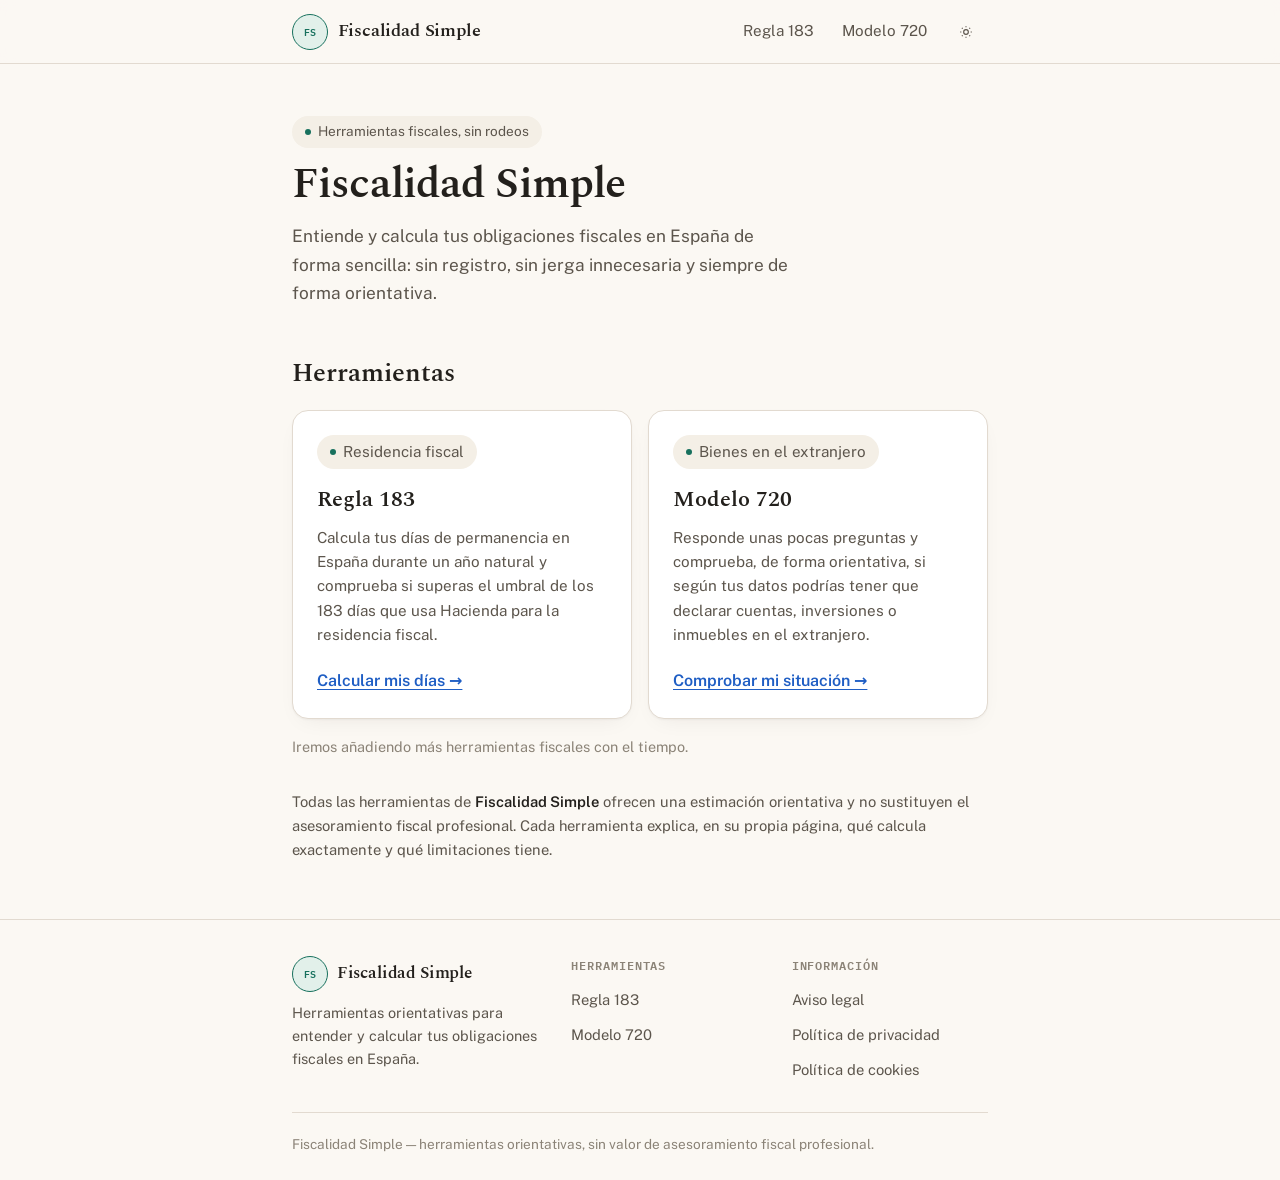
<file: index.html>
<!DOCTYPE html>
<html lang="es">
<head>
<script async src="https://pagead2.googlesyndication.com/pagead/js/adsbygoogle.js?client=ca-pub-8766168212396437" crossorigin="anonymous"></script>
<meta charset="UTF-8" />
<meta name="viewport" content="width=device-width, initial-scale=1.0" />
<title>Fiscalidad Simple — Herramientas fiscales para particulares en España</title>
<meta name="description" content="Fiscalidad Simple: herramientas gratuitas y orientativas para calcular tus obligaciones fiscales en España — residencia fiscal (Regla 183), Modelo 720 y más." />
<link rel="canonical" href="https://fiscalidadsimple.com/" />
<meta name="theme-color" content="#fbf8f3" media="(prefers-color-scheme: light)" />
<meta name="theme-color" content="#191713" media="(prefers-color-scheme: dark)" />

<meta property="og:type" content="website" />
<meta property="og:site_name" content="Fiscalidad Simple" />
<meta property="og:title" content="Fiscalidad Simple — Herramientas fiscales para particulares en España" />
<meta property="og:description" content="Entiende y calcula tus obligaciones fiscales en España de forma sencilla: residencia fiscal, Modelo 720 y más herramientas orientativas." />
<meta property="og:url" content="https://fiscalidadsimple.com/" />
<meta property="og:locale" content="es_ES" />
<meta property="og:image" content="https://fiscalidadsimple.com/assets/og-image.png" />
<meta property="og:image:width" content="1200" />
<meta property="og:image:height" content="630" />
<meta property="og:image:alt" content="Fiscalidad Simple — herramientas fiscales para particulares" />
<meta name="twitter:card" content="summary_large_image" />
<meta name="twitter:title" content="Fiscalidad Simple — Herramientas fiscales para particulares en España" />
<meta name="twitter:description" content="Entiende y calcula tus obligaciones fiscales en España de forma sencilla." />
<meta name="twitter:image" content="https://fiscalidadsimple.com/assets/og-image.png" />

<link rel="icon" type="image/svg+xml" href="assets/favicon.svg" />
<link rel="icon" type="image/png" sizes="16x16" href="assets/favicon-16x16.png" />
<link rel="icon" type="image/png" sizes="32x32" href="assets/favicon-32x32.png" />
<link rel="icon" type="image/png" sizes="48x48" href="assets/favicon-48x48.png" />
<link rel="apple-touch-icon" sizes="180x180" href="assets/apple-touch-icon.png" />
<script src="assets/theme-init.js"></script>
<link rel="preconnect" href="https://fonts.googleapis.com" />
<link rel="preconnect" href="https://fonts.gstatic.com" crossorigin />
<link href="https://fonts.googleapis.com/css2?family=Spectral:wght@600&family=Public+Sans:wght@400;600&family=IBM+Plex+Mono:wght@400;600&display=swap" rel="stylesheet" />
<link rel="stylesheet" href="assets/styles.css" />

<script type="application/ld+json">
{
  "@context": "https://schema.org",
  "@type": "WebSite",
  "name": "Fiscalidad Simple",
  "url": "https://fiscalidadsimple.com/",
  "description": "Herramientas orientativas para entender y calcular obligaciones fiscales en España: residencia fiscal, Modelo 720 y próximas herramientas.",
  "inLanguage": "es"
}
</script>
</head>
<body>
<a href="#main-content" class="skip-link">Saltar al contenido</a>

<header class="masthead">
  <div class="header-bar">
    <a href="/" class="brand">
      <span class="seal">FS</span>
      <span class="wordmark">Fiscalidad Simple</span>
    </a>
    <nav class="main-nav" aria-label="Principal">
      <div class="nav-links">
        <a href="/regla-183" class="nav-link">Regla 183</a>
        <a href="/modelo-720" class="nav-link">Modelo 720</a>
      </div>
      <button id="theme-toggle" class="theme-toggle" type="button" aria-label="Cambiar tema claro/oscuro">
        <svg width="14" height="14" viewBox="0 0 24 24" fill="none" stroke="currentColor" stroke-width="2" aria-hidden="true"><circle cx="12" cy="12" r="4"/><path d="M12 2v2M12 20v2M4.9 4.9l1.4 1.4M17.7 17.7l1.4 1.4M2 12h2M20 12h2M4.9 19.1l1.4-1.4M17.7 6.3l1.4-1.4"/></svg>
      </button>
    </nav>
  </div>
</header>

<main class="page-main" id="main-content">

  <div class="hero">
    <p class="eyebrow">Herramientas fiscales, sin rodeos</p>
    <h1>Fiscalidad Simple</h1>
    <p class="lede">
      Entiende y calcula tus obligaciones fiscales en España de forma sencilla: sin registro, sin jerga
      innecesaria y siempre de forma orientativa.
    </p>
  </div>

  <h2 class="section-label" style="margin-bottom: 1rem;">Herramientas</h2>

  <div class="tool-grid">
    <div class="tool-card">
      <p class="eyebrow">Residencia fiscal</p>
      <h3>Regla 183</h3>
      <p>
        Calcula tus días de permanencia en España durante un año natural y comprueba si superas el umbral de
        los 183 días que usa Hacienda para la residencia fiscal.
      </p>
      <a href="/regla-183" class="cross-link">Calcular mis días →</a>
    </div>
    <div class="tool-card">
      <p class="eyebrow">Bienes en el extranjero</p>
      <h3>Modelo 720</h3>
      <p>
        Responde unas pocas preguntas y comprueba, de forma orientativa, si según tus datos podrías tener que
        declarar cuentas, inversiones o inmuebles en el extranjero.
      </p>
      <a href="/modelo-720" class="cross-link">Comprobar mi situación →</a>
    </div>
  </div>

  <p class="tools-note">Iremos añadiendo más herramientas fiscales con el tiempo.</p>

  <div class="notice-muted">
    <p>
      Todas las herramientas de <strong>Fiscalidad Simple</strong> ofrecen una estimación orientativa y no
      sustituyen el asesoramiento fiscal profesional. Cada herramienta explica, en su propia página, qué
      calcula exactamente y qué limitaciones tiene.
    </p>
  </div>

</main>

<footer class="site-footer">
  <div class="footer-bar">
    <div class="footer-grid">
      <div>
        <a href="/" class="footer-brand">
          <span class="seal">FS</span>
          <span class="wordmark">Fiscalidad Simple</span>
        </a>
        <p class="footer-tagline">Herramientas orientativas para entender y calcular tus obligaciones fiscales en España.</p>
      </div>
      <nav class="footer-col" aria-label="Herramientas">
        <p class="footer-col-label">Herramientas</p>
        <ul>
          <li><a href="/regla-183">Regla 183</a></li>
          <li><a href="/modelo-720">Modelo 720</a></li>
        </ul>
      </nav>
      <nav class="footer-col" aria-label="Información legal">
        <p class="footer-col-label">Información</p>
        <ul>
          <li><a href="/aviso-legal">Aviso legal</a></li>
          <li><a href="/politica-privacidad">Política de privacidad</a></li>
          <li><a href="/politica-cookies">Política de cookies</a></li>
        </ul>
      </nav>
    </div>
    <div class="footer-legal">
      <p>Fiscalidad Simple — herramientas orientativas, sin valor de asesoramiento fiscal profesional.</p>
    </div>
  </div>
</footer>

<script src="assets/theme.js"></script>
</body>
</html>
</file>
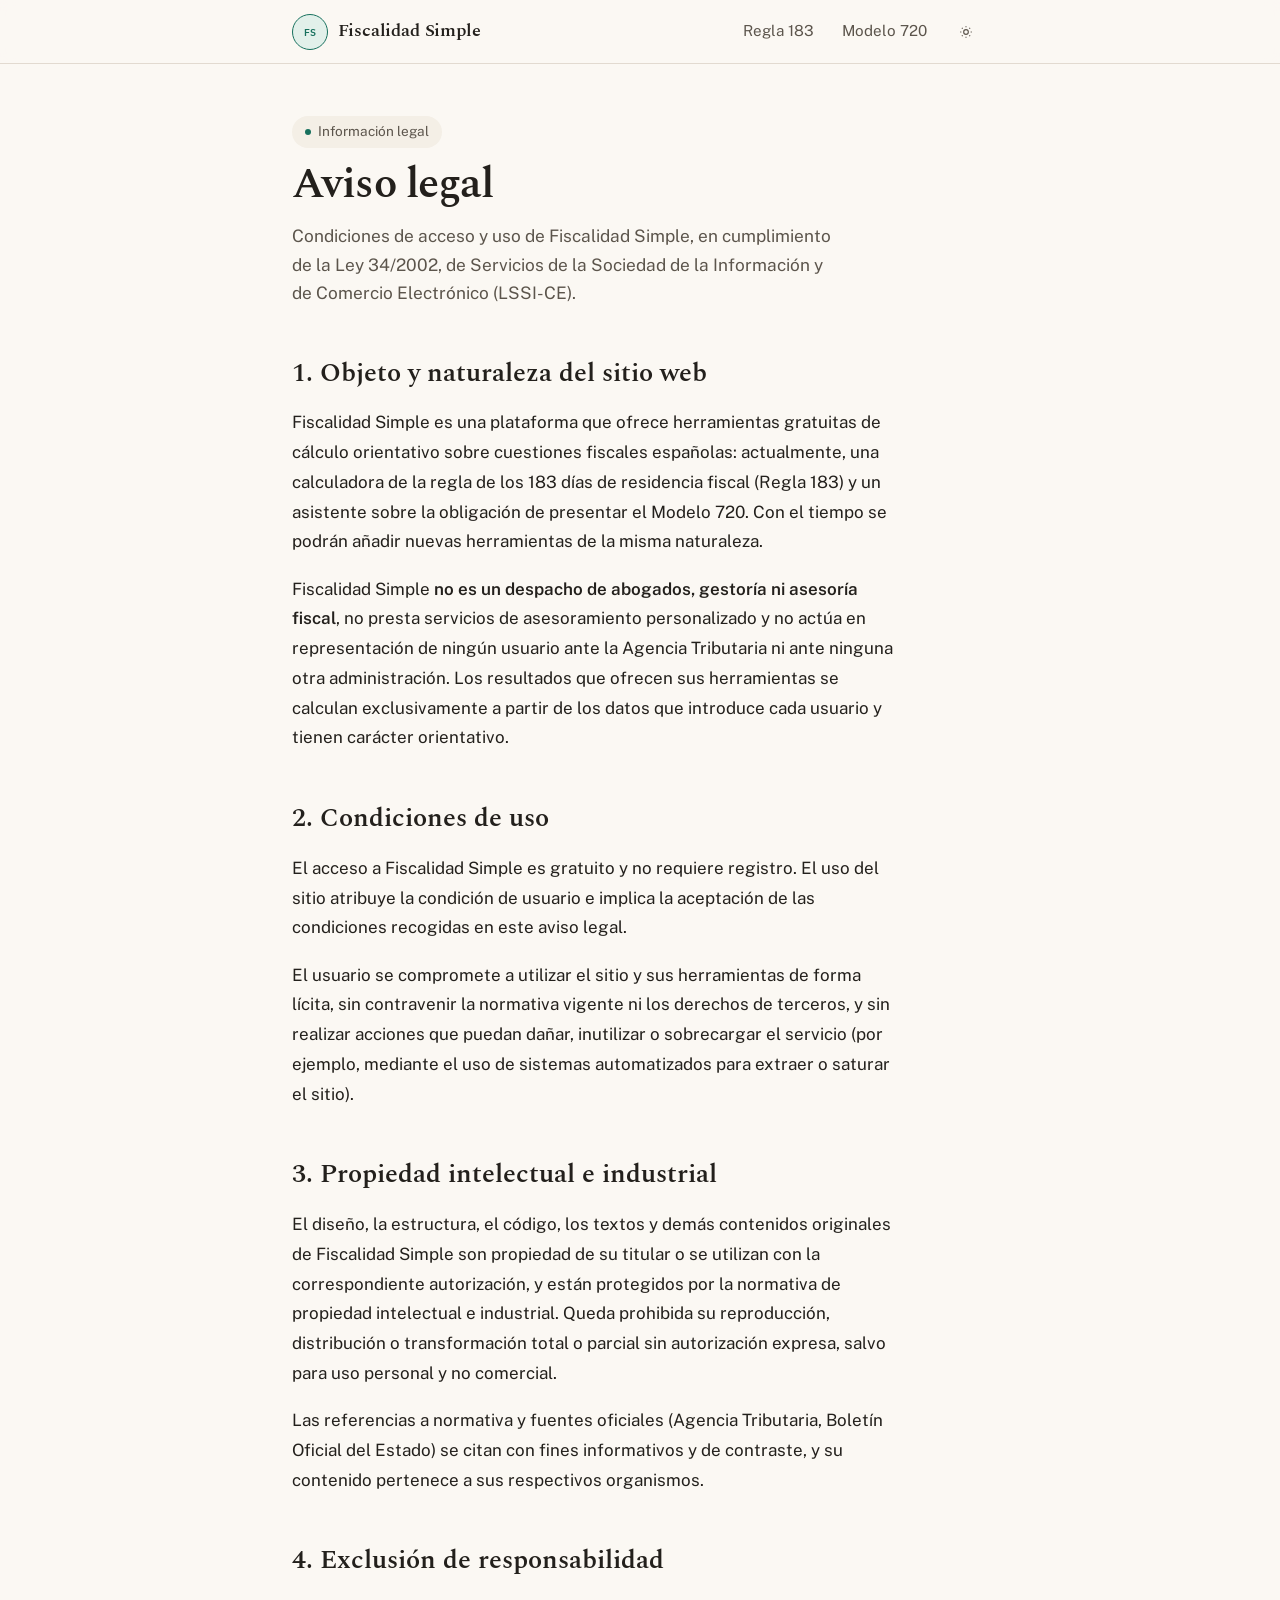
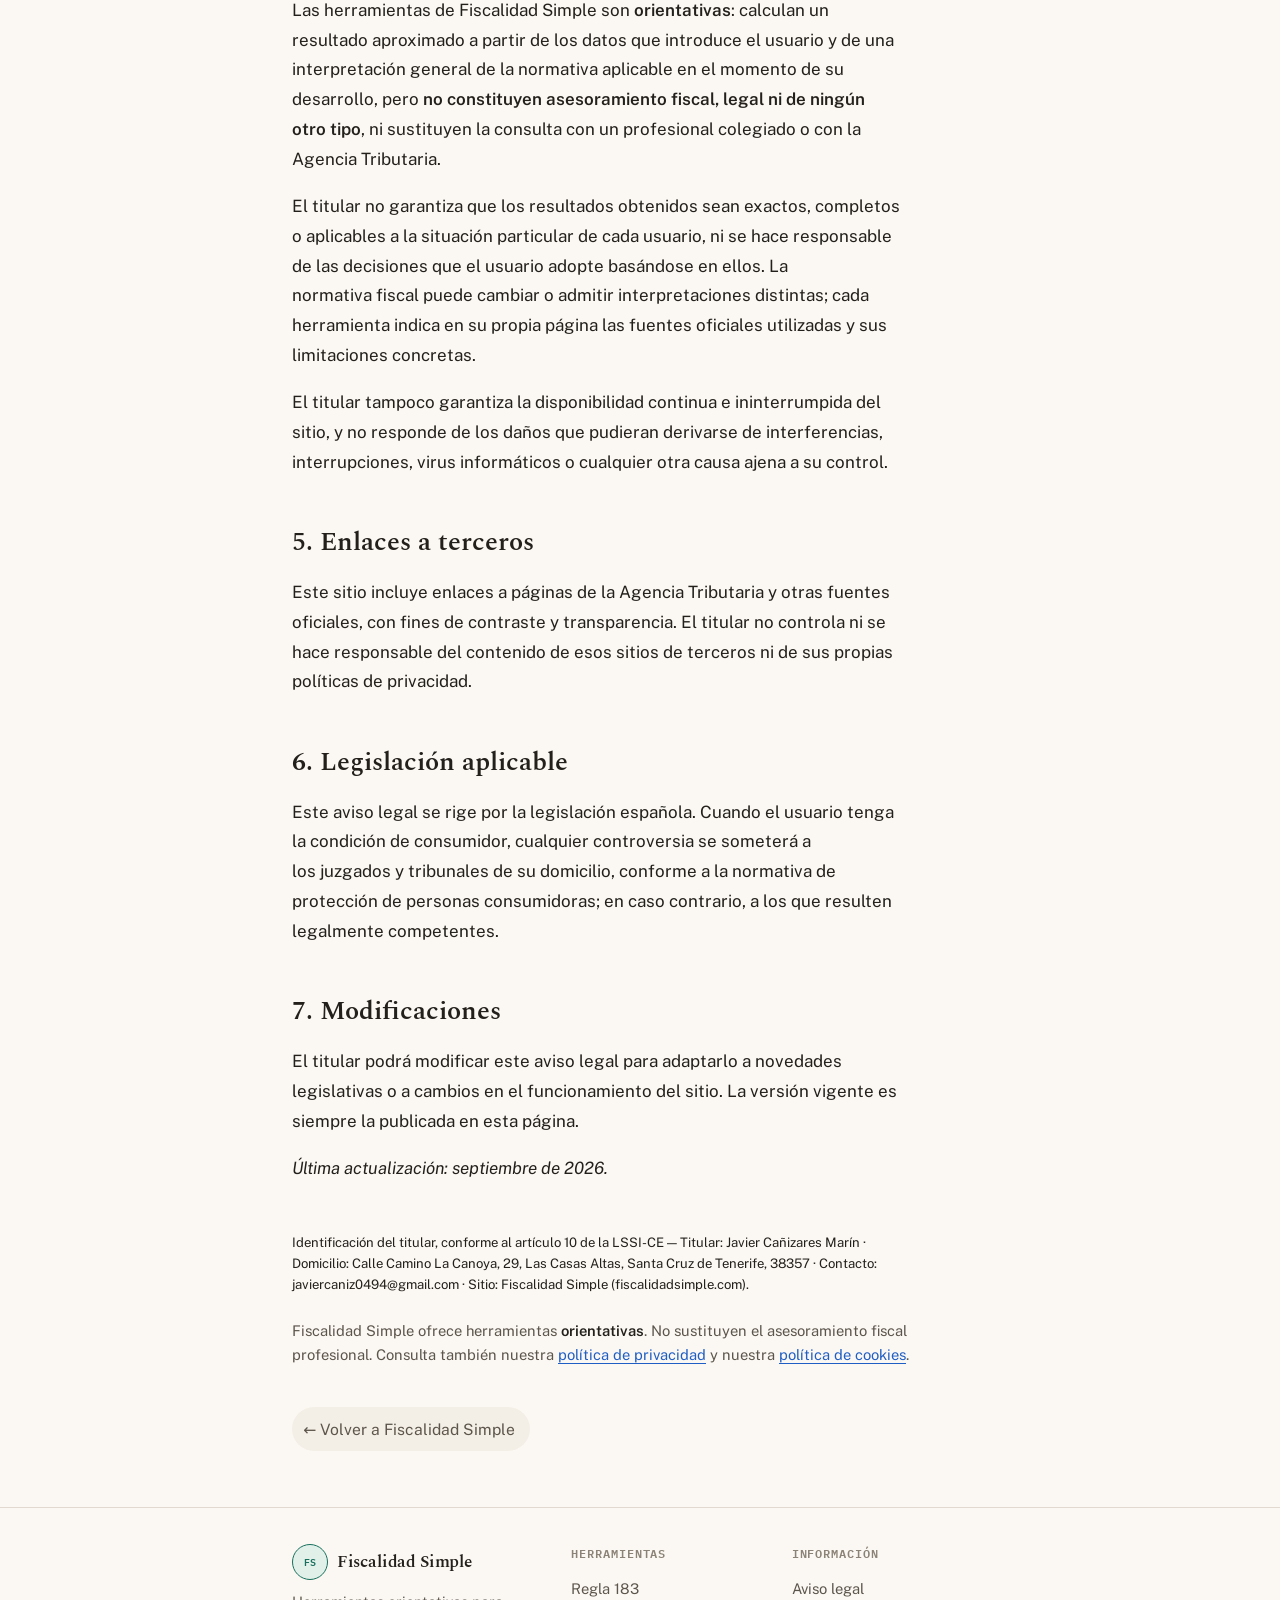
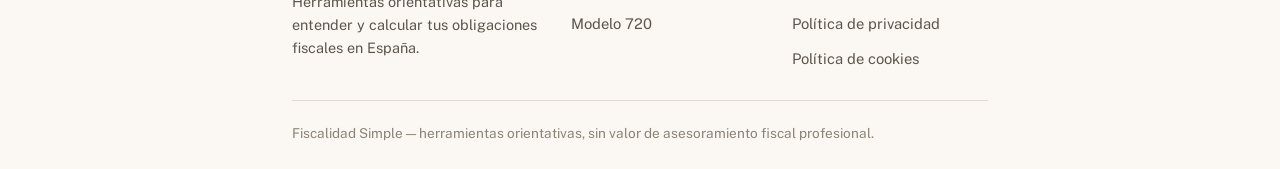
<file: aviso-legal.html>
<!DOCTYPE html>
<html lang="es">
<head>
<script async src="https://pagead2.googlesyndication.com/pagead/js/adsbygoogle.js?client=ca-pub-8766168212396437" crossorigin="anonymous"></script>
<meta charset="UTF-8" />
<meta name="viewport" content="width=device-width, initial-scale=1.0" />
<title>Aviso legal — Fiscalidad Simple</title>
<meta name="description" content="Aviso legal de Fiscalidad Simple: identificación del titular, condiciones de uso, propiedad intelectual y exclusión de responsabilidad de las herramientas fiscales orientativas." />
<link rel="canonical" href="https://fiscalidadsimple.com/aviso-legal" />
<meta name="theme-color" content="#fbf8f3" media="(prefers-color-scheme: light)" />
<meta name="theme-color" content="#191713" media="(prefers-color-scheme: dark)" />
<link rel="icon" type="image/svg+xml" href="assets/favicon.svg" />
<link rel="icon" type="image/png" sizes="16x16" href="assets/favicon-16x16.png" />
<link rel="icon" type="image/png" sizes="32x32" href="assets/favicon-32x32.png" />
<link rel="icon" type="image/png" sizes="48x48" href="assets/favicon-48x48.png" />
<link rel="apple-touch-icon" sizes="180x180" href="assets/apple-touch-icon.png" />
<script src="assets/theme-init.js"></script>
<link rel="preconnect" href="https://fonts.googleapis.com" />
<link rel="preconnect" href="https://fonts.gstatic.com" crossorigin />
<link href="https://fonts.googleapis.com/css2?family=Spectral:wght@600&family=Public+Sans:wght@400;600&family=IBM+Plex+Mono:wght@400;600&display=swap" rel="stylesheet" />
<link rel="stylesheet" href="assets/styles.css" />
</head>
<body>
<a href="#main-content" class="skip-link">Saltar al contenido</a>

<header class="masthead">
  <div class="header-bar">
    <a href="/" class="brand">
      <span class="seal">FS</span>
      <span class="wordmark">Fiscalidad Simple</span>
    </a>
    <nav class="main-nav" aria-label="Principal">
      <div class="nav-links">
        <a href="/regla-183" class="nav-link">Regla 183</a>
        <a href="/modelo-720" class="nav-link">Modelo 720</a>
      </div>
      <button id="theme-toggle" class="theme-toggle" type="button" aria-label="Cambiar tema claro/oscuro">
        <svg width="14" height="14" viewBox="0 0 24 24" fill="none" stroke="currentColor" stroke-width="2" aria-hidden="true"><circle cx="12" cy="12" r="4"/><path d="M12 2v2M12 20v2M4.9 4.9l1.4 1.4M17.7 17.7l1.4 1.4M2 12h2M20 12h2M4.9 19.1l1.4-1.4M17.7 6.3l1.4-1.4"/></svg>
      </button>
    </nav>
  </div>
</header>

<main class="page-main" id="main-content">

  <div class="hero">
    <p class="eyebrow">Información legal</p>
    <h1>Aviso legal</h1>
    <p class="lede">
      Condiciones de acceso y uso de Fiscalidad Simple, en cumplimiento de la Ley 34/2002, de Servicios de la
      Sociedad de la Información y de Comercio Electrónico (LSSI-CE).
    </p>
  </div>

  <h2>1. Objeto y naturaleza del sitio web</h2>
  <div class="prose-doc">
    <p>
      Fiscalidad Simple es una plataforma que ofrece herramientas gratuitas de cálculo orientativo sobre
      cuestiones fiscales españolas: actualmente, una calculadora de la regla de los 183 días de residencia
      fiscal (Regla 183) y un asistente sobre la obligación de presentar el Modelo 720. Con el tiempo se podrán
      añadir nuevas herramientas de la misma naturaleza.
    </p>
    <p>
      Fiscalidad Simple <strong>no es un despacho de abogados, gestoría ni asesoría fiscal</strong>, no presta
      servicios de asesoramiento personalizado y no actúa en representación de ningún usuario ante la Agencia
      Tributaria ni ante ninguna otra administración. Los resultados que ofrecen sus herramientas se calculan
      exclusivamente a partir de los datos que introduce cada usuario y tienen carácter orientativo.
    </p>
  </div>

  <h2>2. Condiciones de uso</h2>
  <div class="prose-doc">
    <p>
      El acceso a Fiscalidad Simple es gratuito y no requiere registro. El uso del sitio atribuye la condición
      de usuario e implica la aceptación de las condiciones recogidas en este aviso legal.
    </p>
    <p>
      El usuario se compromete a utilizar el sitio y sus herramientas de forma lícita, sin contravenir la
      normativa vigente ni los derechos de terceros, y sin realizar acciones que puedan dañar, inutilizar o
      sobrecargar el servicio (por ejemplo, mediante el uso de sistemas automatizados para extraer o saturar
      el sitio).
    </p>
  </div>

  <h2>3. Propiedad intelectual e industrial</h2>
  <div class="prose-doc">
    <p>
      El diseño, la estructura, el código, los textos y demás contenidos originales de Fiscalidad Simple son
      propiedad de su titular o se utilizan con la correspondiente autorización, y están protegidos por la
      normativa de propiedad intelectual e industrial. Queda prohibida su reproducción, distribución o
      transformación total o parcial sin autorización expresa, salvo para uso personal y no comercial.
    </p>
    <p>
      Las referencias a normativa y fuentes oficiales (Agencia Tributaria, Boletín Oficial del Estado) se citan
      con fines informativos y de contraste, y su contenido pertenece a sus respectivos organismos.
    </p>
  </div>

  <h2>4. Exclusión de responsabilidad</h2>
  <div class="prose-doc">
    <p>
      Las herramientas de Fiscalidad Simple son <strong>orientativas</strong>: calculan un resultado aproximado
      a partir de los datos que introduce el usuario y de una interpretación general de la normativa aplicable
      en el momento de su desarrollo, pero <strong>no constituyen asesoramiento fiscal, legal ni de ningún otro
      tipo</strong>, ni sustituyen la consulta con un profesional colegiado o con la Agencia Tributaria.
    </p>
    <p>
      El titular no garantiza que los resultados obtenidos sean exactos, completos o aplicables a la situación
      particular de cada usuario, ni se hace responsable de las decisiones que el usuario adopte basándose en
      ellos. La normativa fiscal puede cambiar o admitir interpretaciones distintas; cada herramienta indica en
      su propia página las fuentes oficiales utilizadas y sus limitaciones concretas.
    </p>
    <p>
      El titular tampoco garantiza la disponibilidad continua e ininterrumpida del sitio, y no responde de los
      daños que pudieran derivarse de interferencias, interrupciones, virus informáticos o cualquier otra causa
      ajena a su control.
    </p>
  </div>

  <h2>5. Enlaces a terceros</h2>
  <div class="prose-doc">
    <p>
      Este sitio incluye enlaces a páginas de la Agencia Tributaria y otras fuentes oficiales, con fines de
      contraste y transparencia. El titular no controla ni se hace responsable del contenido de esos sitios de
      terceros ni de sus propias políticas de privacidad.
    </p>
  </div>

  <h2>6. Legislación aplicable</h2>
  <div class="prose-doc">
    <p>
      Este aviso legal se rige por la legislación española. Cuando el usuario tenga la condición de consumidor,
      cualquier controversia se someterá a los juzgados y tribunales de su domicilio, conforme a la normativa de
      protección de personas consumidoras; en caso contrario, a los que resulten legalmente competentes.
    </p>
  </div>

  <h2>7. Modificaciones</h2>
  <div class="prose-doc">
    <p>
      El titular podrá modificar este aviso legal para adaptarlo a novedades legislativas o a cambios en el
      funcionamiento del sitio. La versión vigente es siempre la publicada en esta página.
    </p>
    <p><em>Última actualización: septiembre de 2026.</em></p>
  </div>

  <div class="prose-doc" style="margin-top: 3rem;">
    <p class="muted" style="font-size: 0.82rem; line-height: 1.6;">
      Identificación del titular, conforme al artículo 10 de la LSSI-CE — Titular: Javier Cañizares Marín ·
      Domicilio: Calle Camino La Canoya, 29, Las Casas Altas, Santa Cruz de Tenerife, 38357 · Contacto:
      javiercaniz0494@gmail.com · Sitio: Fiscalidad Simple (fiscalidadsimple.com).
    </p>
  </div>

  <div class="notice-muted">
    <p>
      Fiscalidad Simple ofrece herramientas <strong>orientativas</strong>. No sustituyen el asesoramiento fiscal
      profesional. Consulta también nuestra <a href="/politica-privacidad">política de privacidad</a> y nuestra
      <a href="/politica-cookies">política de cookies</a>.
    </p>
  </div>

  <a href="/" class="back-link">← Volver a Fiscalidad Simple</a>

</main>

<footer class="site-footer">
  <div class="footer-bar">
    <div class="footer-grid">
      <div>
        <a href="/" class="footer-brand">
          <span class="seal">FS</span>
          <span class="wordmark">Fiscalidad Simple</span>
        </a>
        <p class="footer-tagline">Herramientas orientativas para entender y calcular tus obligaciones fiscales en España.</p>
      </div>
      <nav class="footer-col" aria-label="Herramientas">
        <p class="footer-col-label">Herramientas</p>
        <ul>
          <li><a href="/regla-183">Regla 183</a></li>
          <li><a href="/modelo-720">Modelo 720</a></li>
        </ul>
      </nav>
      <nav class="footer-col" aria-label="Información legal">
        <p class="footer-col-label">Información</p>
        <ul>
          <li><a href="/aviso-legal">Aviso legal</a></li>
          <li><a href="/politica-privacidad">Política de privacidad</a></li>
          <li><a href="/politica-cookies">Política de cookies</a></li>
        </ul>
      </nav>
    </div>
    <div class="footer-legal">
      <p>Fiscalidad Simple — herramientas orientativas, sin valor de asesoramiento fiscal profesional.</p>
    </div>
  </div>
</footer>

<script src="assets/theme.js"></script>
</body>
</html>
</file>
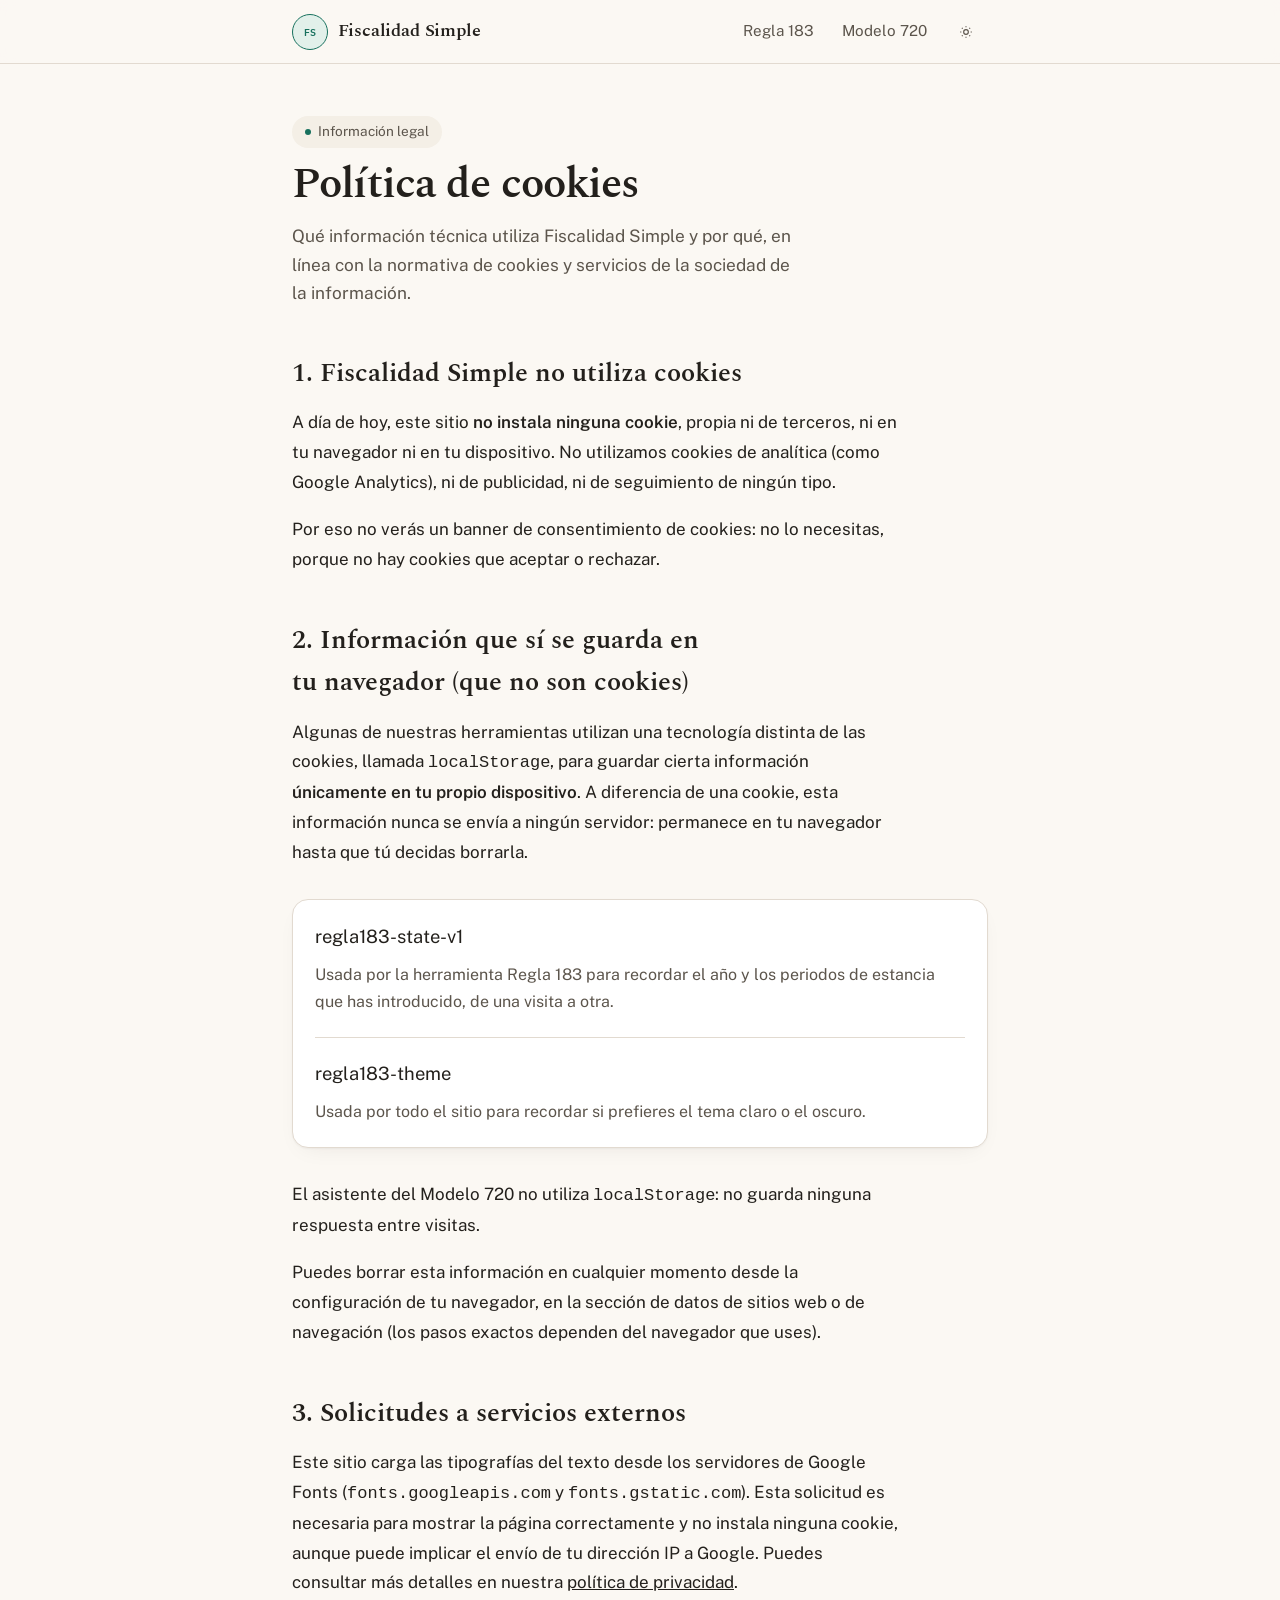
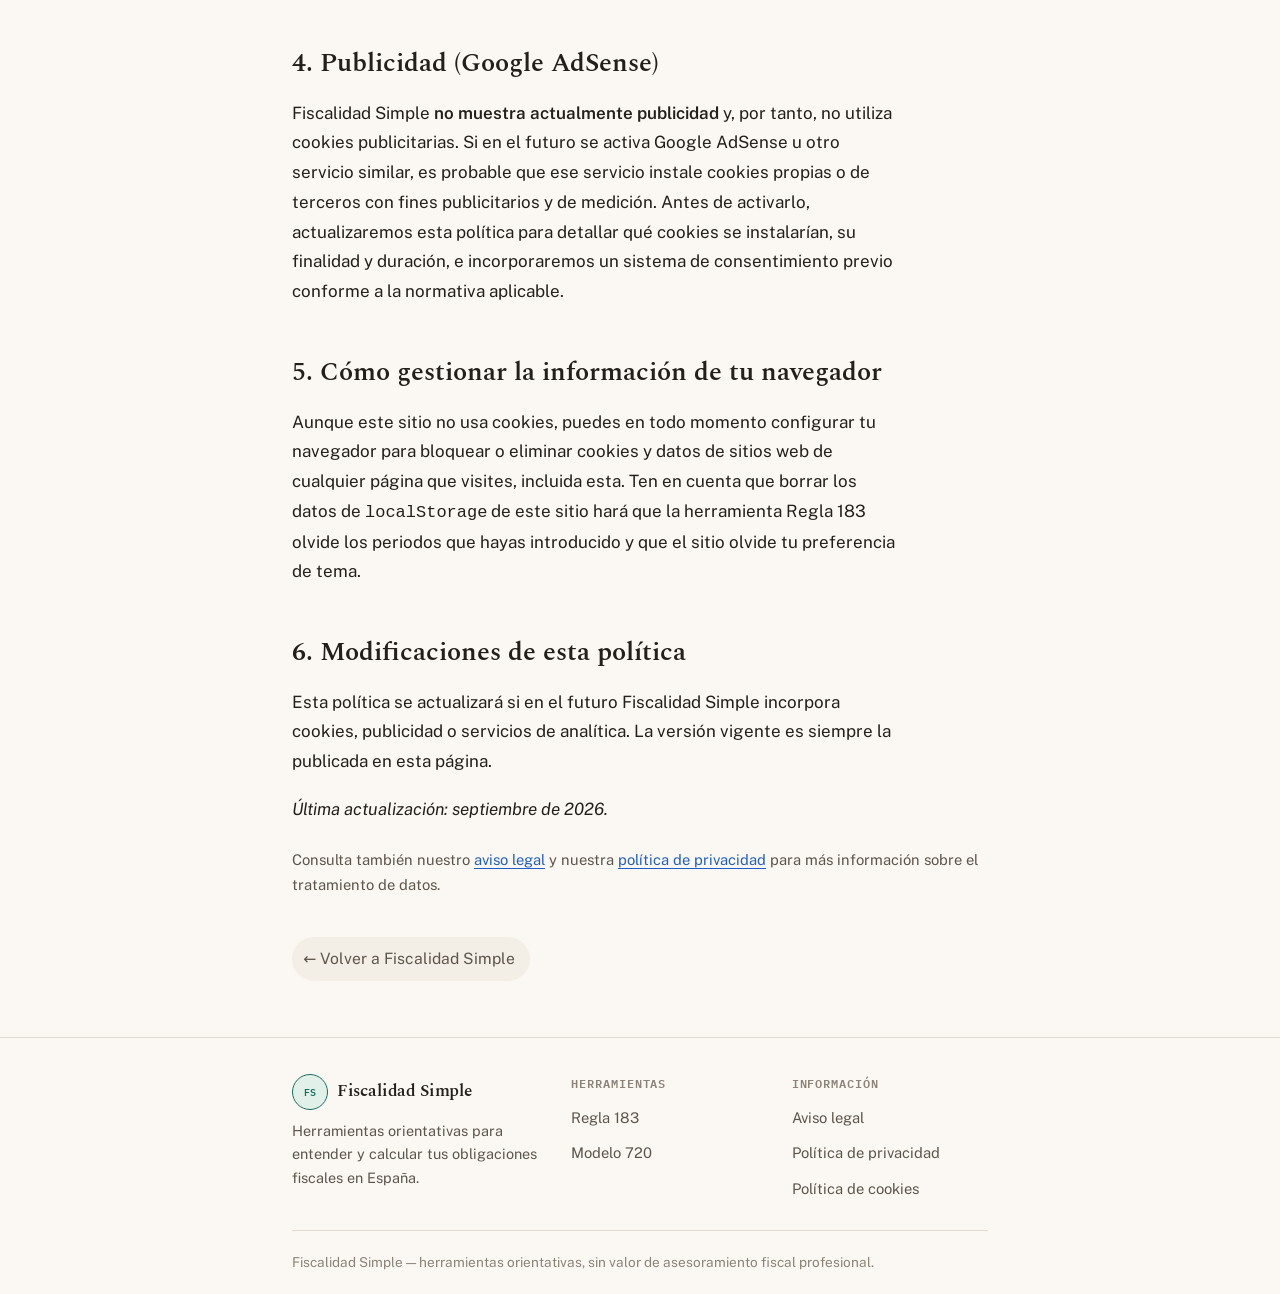
<file: cookies.html>
<!DOCTYPE html>
<html lang="es">
<head>
<script async src="https://pagead2.googlesyndication.com/pagead/js/adsbygoogle.js?client=ca-pub-8766168212396437" crossorigin="anonymous"></script>
<meta charset="UTF-8" />
<meta name="viewport" content="width=device-width, initial-scale=1.0" />
<title>Política de cookies — Fiscalidad Simple</title>
<meta name="description" content="Política de cookies de Fiscalidad Simple: el sitio no utiliza cookies propias ni de terceros; explicamos qué información técnica se guarda en tu navegador." />
<link rel="canonical" href="https://fiscalidadsimple.com/politica-cookies" />
<meta name="theme-color" content="#fbf8f3" media="(prefers-color-scheme: light)" />
<meta name="theme-color" content="#191713" media="(prefers-color-scheme: dark)" />
<link rel="icon" type="image/svg+xml" href="assets/favicon.svg" />
<link rel="icon" type="image/png" sizes="16x16" href="assets/favicon-16x16.png" />
<link rel="icon" type="image/png" sizes="32x32" href="assets/favicon-32x32.png" />
<link rel="icon" type="image/png" sizes="48x48" href="assets/favicon-48x48.png" />
<link rel="apple-touch-icon" sizes="180x180" href="assets/apple-touch-icon.png" />
<script src="assets/theme-init.js"></script>
<link rel="preconnect" href="https://fonts.googleapis.com" />
<link rel="preconnect" href="https://fonts.gstatic.com" crossorigin />
<link href="https://fonts.googleapis.com/css2?family=Spectral:wght@600&family=Public+Sans:wght@400;600&family=IBM+Plex+Mono:wght@400;600&display=swap" rel="stylesheet" />
<link rel="stylesheet" href="assets/styles.css" />
</head>
<body>
<a href="#main-content" class="skip-link">Saltar al contenido</a>

<header class="masthead">
  <div class="header-bar">
    <a href="/" class="brand">
      <span class="seal">FS</span>
      <span class="wordmark">Fiscalidad Simple</span>
    </a>
    <nav class="main-nav" aria-label="Principal">
      <div class="nav-links">
        <a href="/regla-183" class="nav-link">Regla 183</a>
        <a href="/modelo-720" class="nav-link">Modelo 720</a>
      </div>
      <button id="theme-toggle" class="theme-toggle" type="button" aria-label="Cambiar tema claro/oscuro">
        <svg width="14" height="14" viewBox="0 0 24 24" fill="none" stroke="currentColor" stroke-width="2" aria-hidden="true"><circle cx="12" cy="12" r="4"/><path d="M12 2v2M12 20v2M4.9 4.9l1.4 1.4M17.7 17.7l1.4 1.4M2 12h2M20 12h2M4.9 19.1l1.4-1.4M17.7 6.3l1.4-1.4"/></svg>
      </button>
    </nav>
  </div>
</header>

<main class="page-main" id="main-content">

  <div class="hero">
    <p class="eyebrow">Información legal</p>
    <h1>Política de cookies</h1>
    <p class="lede">
      Qué información técnica utiliza Fiscalidad Simple y por qué, en línea con la normativa de cookies y
      servicios de la sociedad de la información.
    </p>
  </div>

  <h2>1. Fiscalidad Simple no utiliza cookies</h2>
  <div class="prose-doc">
    <p>
      A día de hoy, este sitio <strong>no instala ninguna cookie</strong>, propia ni de terceros, ni en tu
      navegador ni en tu dispositivo. No utilizamos cookies de analítica (como Google Analytics), ni de
      publicidad, ni de seguimiento de ningún tipo.
    </p>
    <p>
      Por eso no verás un banner de consentimiento de cookies: no lo necesitas, porque no hay cookies que
      aceptar o rechazar.
    </p>
  </div>

  <h2>2. Información que sí se guarda en tu navegador (que no son cookies)</h2>
  <div class="prose-doc">
    <p>
      Algunas de nuestras herramientas utilizan una tecnología distinta de las cookies, llamada
      <code>localStorage</code>, para guardar cierta información <strong>únicamente en tu propio dispositivo</strong>.
      A diferencia de una cookie, esta información nunca se envía a ningún servidor: permanece en tu navegador
      hasta que tú decidas borrarla.
    </p>
  </div>
  <div class="doc-panel">
    <div class="clause">
      <p class="clause-title">regla183-state-v1</p>
      <p class="clause-body">
        Usada por la herramienta Regla 183 para recordar el año y los periodos de estancia que has introducido,
        de una visita a otra.
      </p>
    </div>
    <div class="clause">
      <p class="clause-title">regla183-theme</p>
      <p class="clause-body">
        Usada por todo el sitio para recordar si prefieres el tema claro o el oscuro.
      </p>
    </div>
  </div>
  <div class="prose-doc">
    <p>
      El asistente del Modelo 720 no utiliza <code>localStorage</code>: no guarda ninguna respuesta entre
      visitas.
    </p>
    <p>
      Puedes borrar esta información en cualquier momento desde la configuración de tu navegador, en la sección
      de datos de sitios web o de navegación (los pasos exactos dependen del navegador que uses).
    </p>
  </div>

  <h2>3. Solicitudes a servicios externos</h2>
  <div class="prose-doc">
    <p>
      Este sitio carga las tipografías del texto desde los servidores de Google Fonts
      (<code>fonts.googleapis.com</code> y <code>fonts.gstatic.com</code>). Esta solicitud es necesaria para
      mostrar la página correctamente y no instala ninguna cookie, aunque puede implicar el envío de tu
      dirección IP a Google. Puedes consultar más detalles en nuestra
      <a href="/politica-privacidad">política de privacidad</a>.
    </p>
  </div>

  <h2>4. Publicidad (Google AdSense)</h2>
  <div class="prose-doc">
    <p>
      Fiscalidad Simple <strong>no muestra actualmente publicidad</strong> y, por tanto, no utiliza cookies
      publicitarias. Si en el futuro se activa Google AdSense u otro servicio similar, es probable que ese
      servicio instale cookies propias o de terceros con fines publicitarios y de medición. Antes de activarlo,
      actualizaremos esta política para detallar qué cookies se instalarían, su finalidad y duración, e
      incorporaremos un sistema de consentimiento previo conforme a la normativa aplicable.
    </p>
  </div>

  <h2>5. Cómo gestionar la información de tu navegador</h2>
  <div class="prose-doc">
    <p>
      Aunque este sitio no usa cookies, puedes en todo momento configurar tu navegador para bloquear o eliminar
      cookies y datos de sitios web de cualquier página que visites, incluida esta. Ten en cuenta que borrar los
      datos de <code>localStorage</code> de este sitio hará que la herramienta Regla 183 olvide los periodos que
      hayas introducido y que el sitio olvide tu preferencia de tema.
    </p>
  </div>

  <h2>6. Modificaciones de esta política</h2>
  <div class="prose-doc">
    <p>
      Esta política se actualizará si en el futuro Fiscalidad Simple incorpora cookies, publicidad o servicios
      de analítica. La versión vigente es siempre la publicada en esta página.
    </p>
    <p><em>Última actualización: septiembre de 2026.</em></p>
  </div>

  <div class="notice-muted">
    <p>
      Consulta también nuestro <a href="/aviso-legal">aviso legal</a> y nuestra
      <a href="/politica-privacidad">política de privacidad</a> para más información sobre el tratamiento de
      datos.
    </p>
  </div>

  <a href="/" class="back-link">← Volver a Fiscalidad Simple</a>

</main>

<footer class="site-footer">
  <div class="footer-bar">
    <div class="footer-grid">
      <div>
        <a href="/" class="footer-brand">
          <span class="seal">FS</span>
          <span class="wordmark">Fiscalidad Simple</span>
        </a>
        <p class="footer-tagline">Herramientas orientativas para entender y calcular tus obligaciones fiscales en España.</p>
      </div>
      <nav class="footer-col" aria-label="Herramientas">
        <p class="footer-col-label">Herramientas</p>
        <ul>
          <li><a href="/regla-183">Regla 183</a></li>
          <li><a href="/modelo-720">Modelo 720</a></li>
        </ul>
      </nav>
      <nav class="footer-col" aria-label="Información legal">
        <p class="footer-col-label">Información</p>
        <ul>
          <li><a href="/aviso-legal">Aviso legal</a></li>
          <li><a href="/politica-privacidad">Política de privacidad</a></li>
          <li><a href="/politica-cookies">Política de cookies</a></li>
        </ul>
      </nav>
    </div>
    <div class="footer-legal">
      <p>Fiscalidad Simple — herramientas orientativas, sin valor de asesoramiento fiscal profesional.</p>
    </div>
  </div>
</footer>

<script src="assets/theme.js"></script>
</body>
</html>
</file>
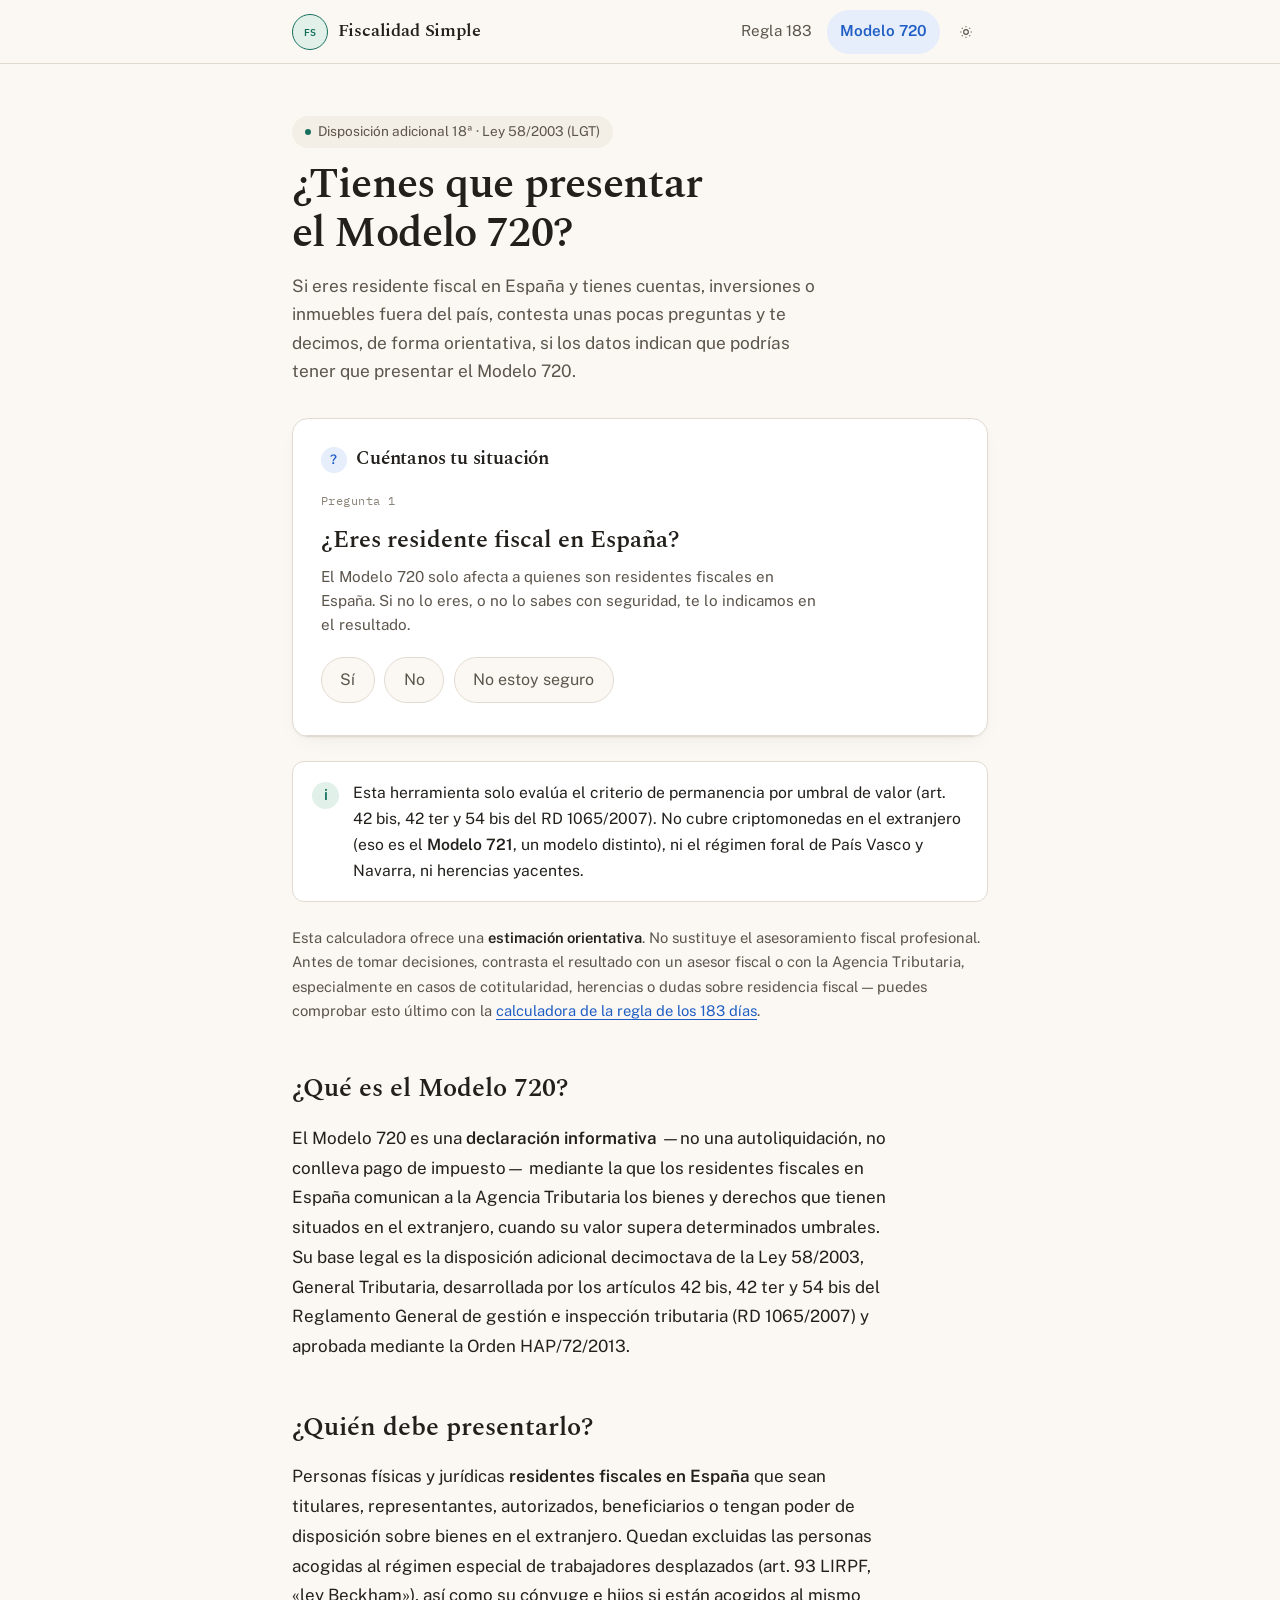
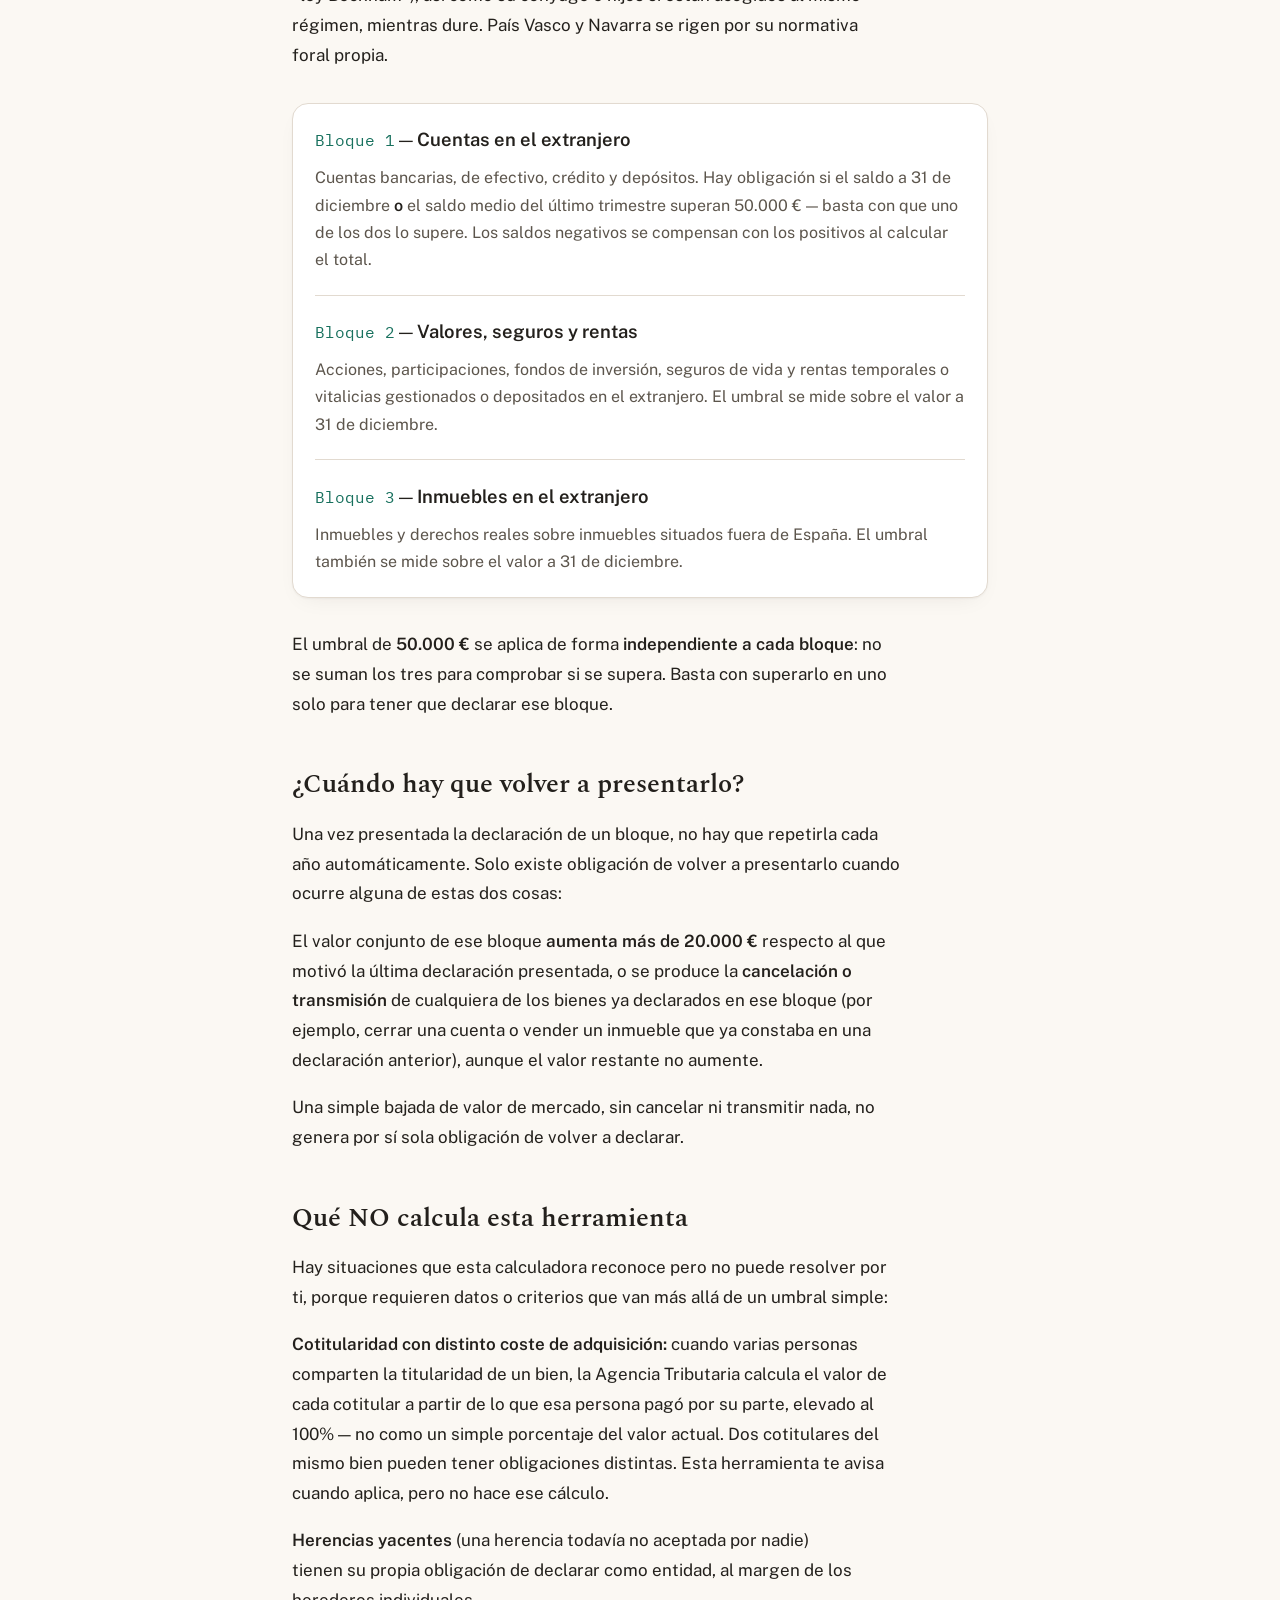
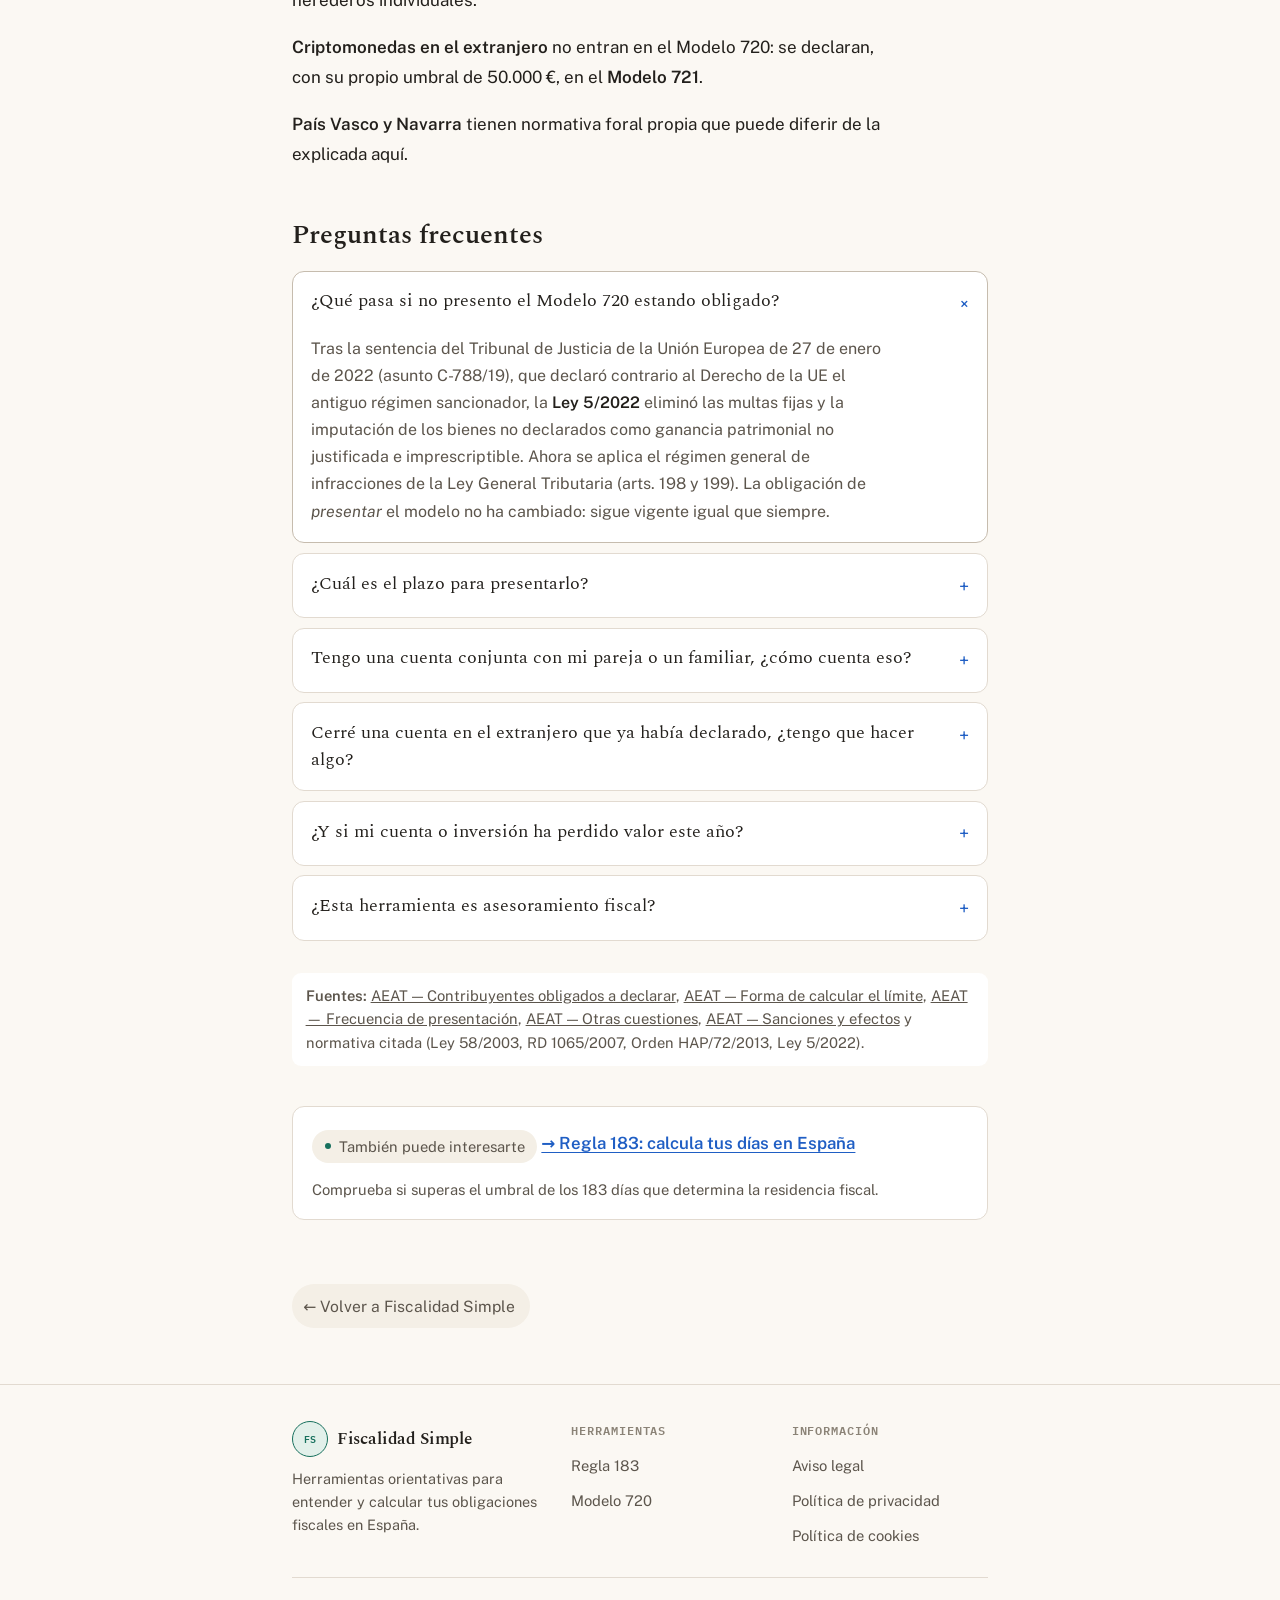
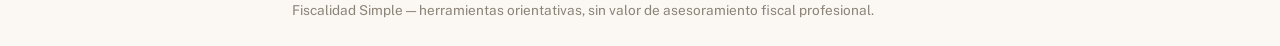
<file: modelo-720.html>
<!DOCTYPE html>
<html lang="es">
<head>
<script async src="https://pagead2.googlesyndication.com/pagead/js/adsbygoogle.js?client=ca-pub-8766168212396437" crossorigin="anonymous"></script>
<meta charset="UTF-8" />
<meta name="viewport" content="width=device-width, initial-scale=1.0" />
<title>Modelo 720: ¿Estás obligado a presentarlo? — Calculadora</title>
<meta name="description" content="Responde unas preguntas y comprueba si, según tus datos, podrías estar obligado a declarar bienes en el extranjero con el Modelo 720." />
<link rel="canonical" href="https://fiscalidadsimple.com/modelo-720" />
<meta name="theme-color" content="#fbf8f3" media="(prefers-color-scheme: light)" />
<meta name="theme-color" content="#191713" media="(prefers-color-scheme: dark)" />

<meta property="og:type" content="website" />
<meta property="og:site_name" content="Fiscalidad Simple" />
<meta property="og:title" content="Modelo 720: ¿Estás obligado a presentarlo? — Calculadora" />
<meta property="og:description" content="Comprueba, de forma orientativa, si podrías estar obligado a declarar cuentas, valores o inmuebles en el extranjero con el Modelo 720." />
<meta property="og:url" content="https://fiscalidadsimple.com/modelo-720" />
<meta property="og:locale" content="es_ES" />
<meta property="og:image" content="https://fiscalidadsimple.com/assets/og-image.png" />
<meta property="og:image:width" content="1200" />
<meta property="og:image:height" content="630" />
<meta property="og:image:alt" content="Fiscalidad Simple — herramientas fiscales para particulares" />
<meta name="twitter:card" content="summary_large_image" />
<meta name="twitter:title" content="Modelo 720: ¿Estás obligado a presentarlo? — Calculadora" />
<meta name="twitter:description" content="Comprueba, de forma orientativa, si podrías estar obligado a presentar el Modelo 720." />
<meta name="twitter:image" content="https://fiscalidadsimple.com/assets/og-image.png" />

<link rel="icon" type="image/svg+xml" href="assets/favicon.svg" />
<link rel="icon" type="image/png" sizes="16x16" href="assets/favicon-16x16.png" />
<link rel="icon" type="image/png" sizes="32x32" href="assets/favicon-32x32.png" />
<link rel="icon" type="image/png" sizes="48x48" href="assets/favicon-48x48.png" />
<link rel="apple-touch-icon" sizes="180x180" href="assets/apple-touch-icon.png" />
<script src="assets/theme-init.js"></script>
<link rel="preconnect" href="https://fonts.googleapis.com" />
<link rel="preconnect" href="https://fonts.gstatic.com" crossorigin />
<link href="https://fonts.googleapis.com/css2?family=Spectral:wght@600&family=Public+Sans:wght@400;600&family=IBM+Plex+Mono:wght@400;600&display=swap" rel="stylesheet" />
<link rel="stylesheet" href="assets/styles.css" />

<script type="application/ld+json">
{
  "@context": "https://schema.org",
  "@type": "WebApplication",
  "name": "Modelo 720",
  "url": "https://fiscalidadsimple.com/modelo-720",
  "description": "Asistente orientativo sobre la obligación de presentar el Modelo 720 (declaración de bienes y derechos en el extranjero), según la Ley 58/2003 y el RD 1065/2007.",
  "applicationCategory": "FinanceApplication",
  "operatingSystem": "Any",
  "isAccessibleForFree": true,
  "offers": {
    "@type": "Offer",
    "price": "0",
    "priceCurrency": "EUR"
  },
  "inLanguage": "es"
}
</script>
<script type="application/ld+json">
{
  "@context": "https://schema.org",
  "@type": "BreadcrumbList",
  "itemListElement": [
    { "@type": "ListItem", "position": 1, "name": "Fiscalidad Simple", "item": "https://fiscalidadsimple.com/" },
    { "@type": "ListItem", "position": 2, "name": "Modelo 720", "item": "https://fiscalidadsimple.com/modelo-720" }
  ]
}
</script>
<script type="application/ld+json">
{
  "@context": "https://schema.org",
  "@type": "FAQPage",
  "mainEntity": [
    {
      "@type": "Question",
      "name": "¿Qué es el Modelo 720?",
      "acceptedAnswer": {
        "@type": "Answer",
        "text": "Es una declaración informativa (no una autoliquidación: no paga impuesto) mediante la que los residentes fiscales en España comunican a la Agencia Tributaria los bienes y derechos que tienen en el extranjero, cuando superan ciertos umbrales."
      }
    },
    {
      "@type": "Question",
      "name": "¿Quién está obligado a presentarlo?",
      "acceptedAnswer": {
        "@type": "Answer",
        "text": "Las personas físicas y jurídicas residentes fiscales en España que sean titulares, representantes, autorizados, beneficiarios o tengan poder de disposición sobre bienes en el extranjero, cuando el valor de alguna de las tres categorías supere 50.000 €. Los acogidos al régimen especial de trabajadores desplazados (art. 93 LIRPF) están excluidos mientras dure el régimen."
      }
    },
    {
      "@type": "Question",
      "name": "¿Qué pasa si no llego a los 50.000 € en ningún bloque?",
      "acceptedAnswer": {
        "@type": "Answer",
        "text": "No existe obligación de presentar el Modelo 720 para ese bloque. El umbral de 50.000 € se aplica de forma independiente a cada una de las tres categorías: cuentas, valores/seguros/rentas e inmuebles."
      }
    },
    {
      "@type": "Question",
      "name": "¿Tengo que presentarlo todos los años si ya lo presenté antes?",
      "acceptedAnswer": {
        "@type": "Answer",
        "text": "No necesariamente. Una vez presentada la declaración de un bloque, solo hay que volver a presentarlo si el valor conjunto de ese bloque aumenta más de 20.000 € respecto a la última declaración, o si se produce la cancelación o transmisión de alguno de los bienes ya declarados."
      }
    },
    {
      "@type": "Question",
      "name": "¿Las criptomonedas se declaran en el Modelo 720?",
      "acceptedAnswer": {
        "@type": "Answer",
        "text": "No. Las monedas virtuales situadas en el extranjero se declaran en el Modelo 721, un modelo distinto con su propio umbral de 50.000 €. El Modelo 720 no incluye criptomonedas."
      }
    },
    {
      "@type": "Question",
      "name": "¿Qué pasa si no presento el Modelo 720 estando obligado?",
      "acceptedAnswer": {
        "@type": "Answer",
        "text": "Tras la sentencia del Tribunal de Justicia de la Unión Europea de 27 de enero de 2022 (asunto C-788/19), España eliminó mediante la Ley 5/2022 el régimen sancionador especial (las multas fijas y la imputación como ganancia patrimonial no justificada e imprescriptible). Ahora se aplica el régimen general de infracciones de la Ley General Tributaria. La obligación de presentar el modelo, en cambio, sigue vigente exactamente igual."
      }
    }
  ]
}
</script>
</head>
<body>
<a href="#main-content" class="skip-link">Saltar al contenido</a>

<header class="masthead">
  <div class="header-bar">
    <a href="/" class="brand">
      <span class="seal">FS</span>
      <span class="wordmark">Fiscalidad Simple</span>
    </a>
    <nav class="main-nav" aria-label="Principal">
      <div class="nav-links">
        <a href="/regla-183" class="nav-link">Regla 183</a>
        <a href="/modelo-720" class="nav-link" aria-current="page">Modelo 720</a>
      </div>
      <button id="theme-toggle" class="theme-toggle" type="button" aria-label="Cambiar tema claro/oscuro">
        <svg width="14" height="14" viewBox="0 0 24 24" fill="none" stroke="currentColor" stroke-width="2" aria-hidden="true"><circle cx="12" cy="12" r="4"/><path d="M12 2v2M12 20v2M4.9 4.9l1.4 1.4M17.7 17.7l1.4 1.4M2 12h2M20 12h2M4.9 19.1l1.4-1.4M17.7 6.3l1.4-1.4"/></svg>
      </button>
    </nav>
  </div>
</header>

<main class="page-main" id="main-content">

  <div class="hero">
    <p class="eyebrow">Disposición adicional 18ª · Ley 58/2003 (LGT)</p>
    <h1>¿Tienes que presentar el Modelo 720?</h1>
    <p class="lede">
      Si eres residente fiscal en España y tienes cuentas, inversiones o inmuebles fuera del país, contesta unas
      pocas preguntas y te decimos, de forma orientativa, si los datos indican que podrías tener que presentar
      el Modelo 720.
    </p>
  </div>

  <div class="sheet">
    <section class="step" id="m720-wizard-section">
      <div class="step-head">
        <h2 class="step-title"><span class="step-num" aria-hidden="true">?</span> Cuéntanos tu situación</h2>
      </div>
      <div id="m720-wizard">
        <p id="m720-progress" class="wizard-progress"></p>
        <div id="m720-step"></div>
      </div>
    </section>

    <section class="step verdict-panel" id="m720-result" hidden></section>
  </div>

  <div class="notice">
    <span class="notice-icon" aria-hidden="true">i</span>
    <p>
      Esta herramienta solo evalúa el criterio de permanencia por umbral de valor (art. 42 bis, 42 ter y 54 bis
      del RD 1065/2007). No cubre criptomonedas en el extranjero (eso es el <strong>Modelo 721</strong>, un
      modelo distinto), ni el régimen foral de País Vasco y Navarra, ni herencias yacentes.
    </p>
  </div>

  <div class="notice-muted">
    <p>
      Esta calculadora ofrece una <strong>estimación orientativa</strong>. No sustituye el asesoramiento fiscal
      profesional. Antes de tomar decisiones, contrasta el resultado con un asesor fiscal o con la Agencia
      Tributaria, especialmente en casos de cotitularidad, herencias o dudas sobre residencia fiscal —
      puedes comprobar esto último con la <a href="/regla-183">calculadora de la regla de los 183 días</a>.
    </p>
  </div>

  <h2>¿Qué es el Modelo 720?</h2>
  <div class="prose-doc">
    <p>
      El Modelo 720 es una <strong>declaración informativa</strong> —no una autoliquidación, no conlleva pago de
      impuesto— mediante la que los residentes fiscales en España comunican a la Agencia Tributaria los bienes y
      derechos que tienen situados en el extranjero, cuando su valor supera determinados umbrales. Su base legal
      es la disposición adicional decimoctava de la Ley 58/2003, General Tributaria, desarrollada por los
      artículos 42 bis, 42 ter y 54 bis del Reglamento General de gestión e inspección tributaria (RD 1065/2007)
      y aprobada mediante la Orden HAP/72/2013.
    </p>
  </div>

  <h2>¿Quién debe presentarlo?</h2>
  <div class="prose-doc">
    <p>
      Personas físicas y jurídicas <strong>residentes fiscales en España</strong> que sean titulares,
      representantes, autorizados, beneficiarios o tengan poder de disposición sobre bienes en el extranjero.
      Quedan excluidas las personas acogidas al régimen especial de trabajadores desplazados
      (art. 93 LIRPF, «ley Beckham»), así como su cónyuge e hijos si están acogidos al mismo régimen, mientras
      dure. País Vasco y Navarra se rigen por su normativa foral propia.
    </p>
  </div>

  <div class="doc-panel">
    <div class="clause">
      <p class="clause-title"><span class="clause-number">Bloque 1</span> — <strong>Cuentas en el extranjero</strong></p>
      <p class="clause-body">
        Cuentas bancarias, de efectivo, crédito y depósitos. Hay obligación si el saldo a 31 de diciembre
        <strong>o</strong> el saldo medio del último trimestre superan 50.000 € — basta con que uno de los dos
        lo supere. Los saldos negativos se compensan con los positivos al calcular el total.
      </p>
    </div>
    <div class="clause">
      <p class="clause-title"><span class="clause-number">Bloque 2</span> — <strong>Valores, seguros y rentas</strong></p>
      <p class="clause-body">
        Acciones, participaciones, fondos de inversión, seguros de vida y rentas temporales o vitalicias
        gestionados o depositados en el extranjero. El umbral se mide sobre el valor a 31 de diciembre.
      </p>
    </div>
    <div class="clause">
      <p class="clause-title"><span class="clause-number">Bloque 3</span> — <strong>Inmuebles en el extranjero</strong></p>
      <p class="clause-body">
        Inmuebles y derechos reales sobre inmuebles situados fuera de España. El umbral también se mide sobre
        el valor a 31 de diciembre.
      </p>
    </div>
  </div>

  <div class="prose-doc">
    <p>
      El umbral de <strong>50.000 €</strong> se aplica de forma <strong>independiente a cada bloque</strong>: no
      se suman los tres para comprobar si se supera. Basta con superarlo en uno solo para tener que declarar ese
      bloque.
    </p>
  </div>

  <h2>¿Cuándo hay que volver a presentarlo?</h2>
  <div class="prose-doc">
    <p>
      Una vez presentada la declaración de un bloque, no hay que repetirla cada año automáticamente. Solo existe
      obligación de volver a presentarlo cuando ocurre alguna de estas dos cosas:
    </p>
    <p>
      El valor conjunto de ese bloque <strong>aumenta más de 20.000 €</strong> respecto al que motivó la última
      declaración presentada, o se produce la <strong>cancelación o transmisión</strong> de cualquiera de los
      bienes ya declarados en ese bloque (por ejemplo, cerrar una cuenta o vender un inmueble que ya constaba en
      una declaración anterior), aunque el valor restante no aumente.
    </p>
    <p>
      Una simple bajada de valor de mercado, sin cancelar ni transmitir nada, no genera por sí sola obligación de
      volver a declarar.
    </p>
  </div>

  <h2>Qué NO calcula esta herramienta</h2>
  <div class="prose-doc">
    <p>
      Hay situaciones que esta calculadora reconoce pero no puede resolver por ti, porque requieren datos o
      criterios que van más allá de un umbral simple:
    </p>
    <p>
      <strong>Cotitularidad con distinto coste de adquisición:</strong> cuando varias personas comparten la
      titularidad de un bien, la Agencia Tributaria calcula el valor de cada cotitular a partir de lo que esa
      persona pagó por su parte, elevado al 100% — no como un simple porcentaje del valor actual. Dos cotitulares
      del mismo bien pueden tener obligaciones distintas. Esta herramienta te avisa cuando aplica, pero no hace
      ese cálculo.
    </p>
    <p>
      <strong>Herencias yacentes</strong> (una herencia todavía no aceptada por nadie) tienen su propia obligación
      de declarar como entidad, al margen de los herederos individuales.
    </p>
    <p>
      <strong>Criptomonedas en el extranjero</strong> no entran en el Modelo 720: se declaran, con su propio
      umbral de 50.000 €, en el <strong>Modelo 721</strong>.
    </p>
    <p>
      <strong>País Vasco y Navarra</strong> tienen normativa foral propia que puede diferir de la explicada aquí.
    </p>
  </div>

  <h2>Preguntas frecuentes</h2>
  <div class="faq-list">
    <details class="faq-item" open>
      <summary>
        <span>¿Qué pasa si no presento el Modelo 720 estando obligado?</span>
        <span class="faq-marker" aria-hidden="true">+</span>
      </summary>
      <p class="faq-answer">
        Tras la sentencia del Tribunal de Justicia de la Unión Europea de 27 de enero de 2022 (asunto C-788/19),
        que declaró contrario al Derecho de la UE el antiguo régimen sancionador, la <strong>Ley 5/2022</strong>
        eliminó las multas fijas y la imputación de los bienes no declarados como ganancia patrimonial no
        justificada e imprescriptible. Ahora se aplica el régimen general de infracciones de la Ley General
        Tributaria (arts. 198 y 199). La obligación de <em>presentar</em> el modelo no ha cambiado: sigue vigente
        igual que siempre.
      </p>
    </details>
    <details class="faq-item">
      <summary>
        <span>¿Cuál es el plazo para presentarlo?</span>
        <span class="faq-marker" aria-hidden="true">+</span>
      </summary>
      <p class="faq-answer">
        Del 1 de enero al 31 de marzo del año siguiente al que se refieren los datos. Por ejemplo, los bienes que
        tenías a 31 de diciembre de 2025 se declaran entre el 1 de enero y el 31 de marzo de 2026.
      </p>
    </details>
    <details class="faq-item">
      <summary>
        <span>Tengo una cuenta conjunta con mi pareja o un familiar, ¿cómo cuenta eso?</span>
        <span class="faq-marker" aria-hidden="true">+</span>
      </summary>
      <p class="faq-answer">
        La cotitularidad no se calcula como un simple porcentaje del valor actual: la Agencia Tributaria toma en
        cuenta lo que cada cotitular pagó por su parte, elevado al 100%. Es un cálculo que depende del coste de
        adquisición histórico de cada persona, así que esta herramienta te avisa de que aplica pero no sustituye
        una revisión con un asesor fiscal o con la propia Agencia Tributaria.
      </p>
    </details>
    <details class="faq-item">
      <summary>
        <span>Cerré una cuenta en el extranjero que ya había declarado, ¿tengo que hacer algo?</span>
        <span class="faq-marker" aria-hidden="true">+</span>
      </summary>
      <p class="faq-answer">
        Sí. Cancelar o transmitir un bien que ya constaba en una declaración anterior genera obligación de volver
        a presentar el Modelo 720 para ese bloque, informando de la baja, aunque el saldo final sea cero.
      </p>
    </details>
    <details class="faq-item">
      <summary>
        <span>¿Y si mi cuenta o inversión ha perdido valor este año?</span>
        <span class="faq-marker" aria-hidden="true">+</span>
      </summary>
      <p class="faq-answer">
        Si no ha habido cancelación ni transmisión, una simple bajada de valor de mercado no genera obligación de
        volver a declarar. La regla del aumento de 20.000 € solo mira si el valor <em>sube</em>, no si baja.
      </p>
    </details>
    <details class="faq-item">
      <summary>
        <span>¿Esta herramienta es asesoramiento fiscal?</span>
        <span class="faq-marker" aria-hidden="true">+</span>
      </summary>
      <p class="faq-answer">
        No. Es una estimación orientativa basada en el criterio general de umbrales del Modelo 720. No cubre
        cotitularidad con distinto coste de adquisición, herencias yacentes, ni régimen foral. Para una situación
        real, consulta con un asesor fiscal o con la Agencia Tributaria.
      </p>
    </details>
  </div>

  <p class="verdict-overlap-note" style="margin-top: 2rem;">
    <strong>Fuentes:</strong>
    <a href="https://sede.agenciatributaria.gob.es/Sede/todas-gestiones/impuestos-tasas/declaraciones-informativas/modelo-720-decla_____sobre-bienes-derechos-extranjero_/preguntas-frecuentes/contribuyentes-obligados-declarar.html">AEAT — Contribuyentes obligados a declarar</a>,
    <a href="https://sede.agenciatributaria.gob.es/Sede/todas-gestiones/impuestos-tasas/declaraciones-informativas/modelo-720-decla_____sobre-bienes-derechos-extranjero_/preguntas-frecuentes/forma-calcular-limite-que-obliga-declarar.html">AEAT — Forma de calcular el límite</a>,
    <a href="https://sede.agenciatributaria.gob.es/Sede/todas-gestiones/impuestos-tasas/declaraciones-informativas/modelo-720-decla_____sobre-bienes-derechos-extranjero_/preguntas-frecuentes/frecuencia-presentacion-declaracion.html">AEAT — Frecuencia de presentación</a>,
    <a href="https://sede.agenciatributaria.gob.es/Sede/todas-gestiones/impuestos-tasas/declaraciones-informativas/modelo-720-decla_____sobre-bienes-derechos-extranjero_/preguntas-frecuentes/otras-cuestiones.html">AEAT — Otras cuestiones</a>,
    <a href="https://sede.agenciatributaria.gob.es/Sede/todas-gestiones/impuestos-tasas/declaraciones-informativas/modelo-720-decla_____sobre-bienes-derechos-extranjero_/preguntas-frecuentes/sanciones-efectos.html">AEAT — Sanciones y efectos</a>
    y normativa citada (Ley 58/2003, RD 1065/2007, Orden HAP/72/2013, Ley 5/2022).
  </p>

  <div class="related-tools">
    <p class="eyebrow">También puede interesarte</p>
    <a href="/regla-183" class="cross-link">→ Regla 183: calcula tus días en España</a>
    <p>Comprueba si superas el umbral de los 183 días que determina la residencia fiscal.</p>
  </div>

  <a href="/" class="back-link">← Volver a Fiscalidad Simple</a>

</main>

<footer class="site-footer">
  <div class="footer-bar">
    <div class="footer-grid">
      <div>
        <a href="/" class="footer-brand">
          <span class="seal">FS</span>
          <span class="wordmark">Fiscalidad Simple</span>
        </a>
        <p class="footer-tagline">Herramientas orientativas para entender y calcular tus obligaciones fiscales en España.</p>
      </div>
      <nav class="footer-col" aria-label="Herramientas">
        <p class="footer-col-label">Herramientas</p>
        <ul>
          <li><a href="/regla-183">Regla 183</a></li>
          <li><a href="/modelo-720">Modelo 720</a></li>
        </ul>
      </nav>
      <nav class="footer-col" aria-label="Información legal">
        <p class="footer-col-label">Información</p>
        <ul>
          <li><a href="/aviso-legal">Aviso legal</a></li>
          <li><a href="/politica-privacidad">Política de privacidad</a></li>
          <li><a href="/politica-cookies">Política de cookies</a></li>
        </ul>
      </nav>
    </div>
    <div class="footer-legal">
      <p>Fiscalidad Simple — herramientas orientativas, sin valor de asesoramiento fiscal profesional.</p>
    </div>
  </div>
</footer>

<script src="assets/modelo720.js"></script>
<script src="assets/theme.js"></script>
</body>
</html>
</file>
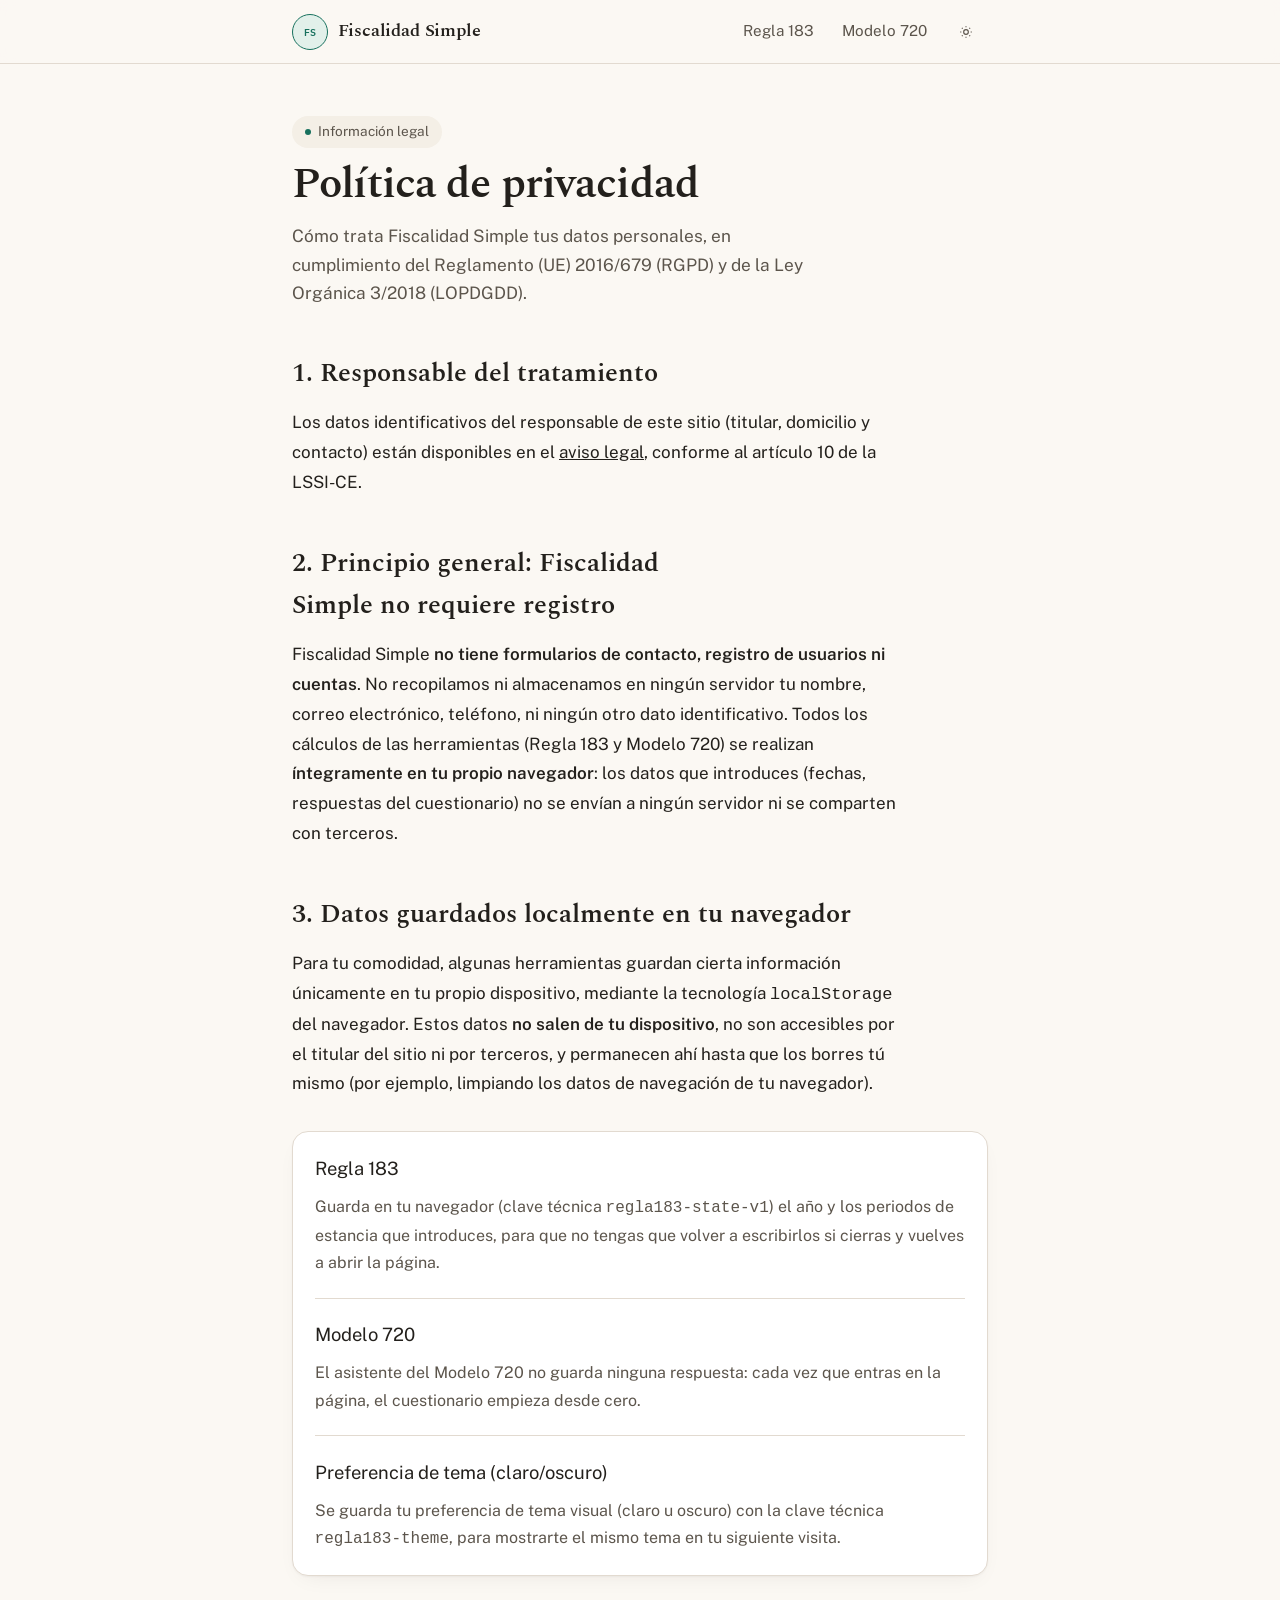
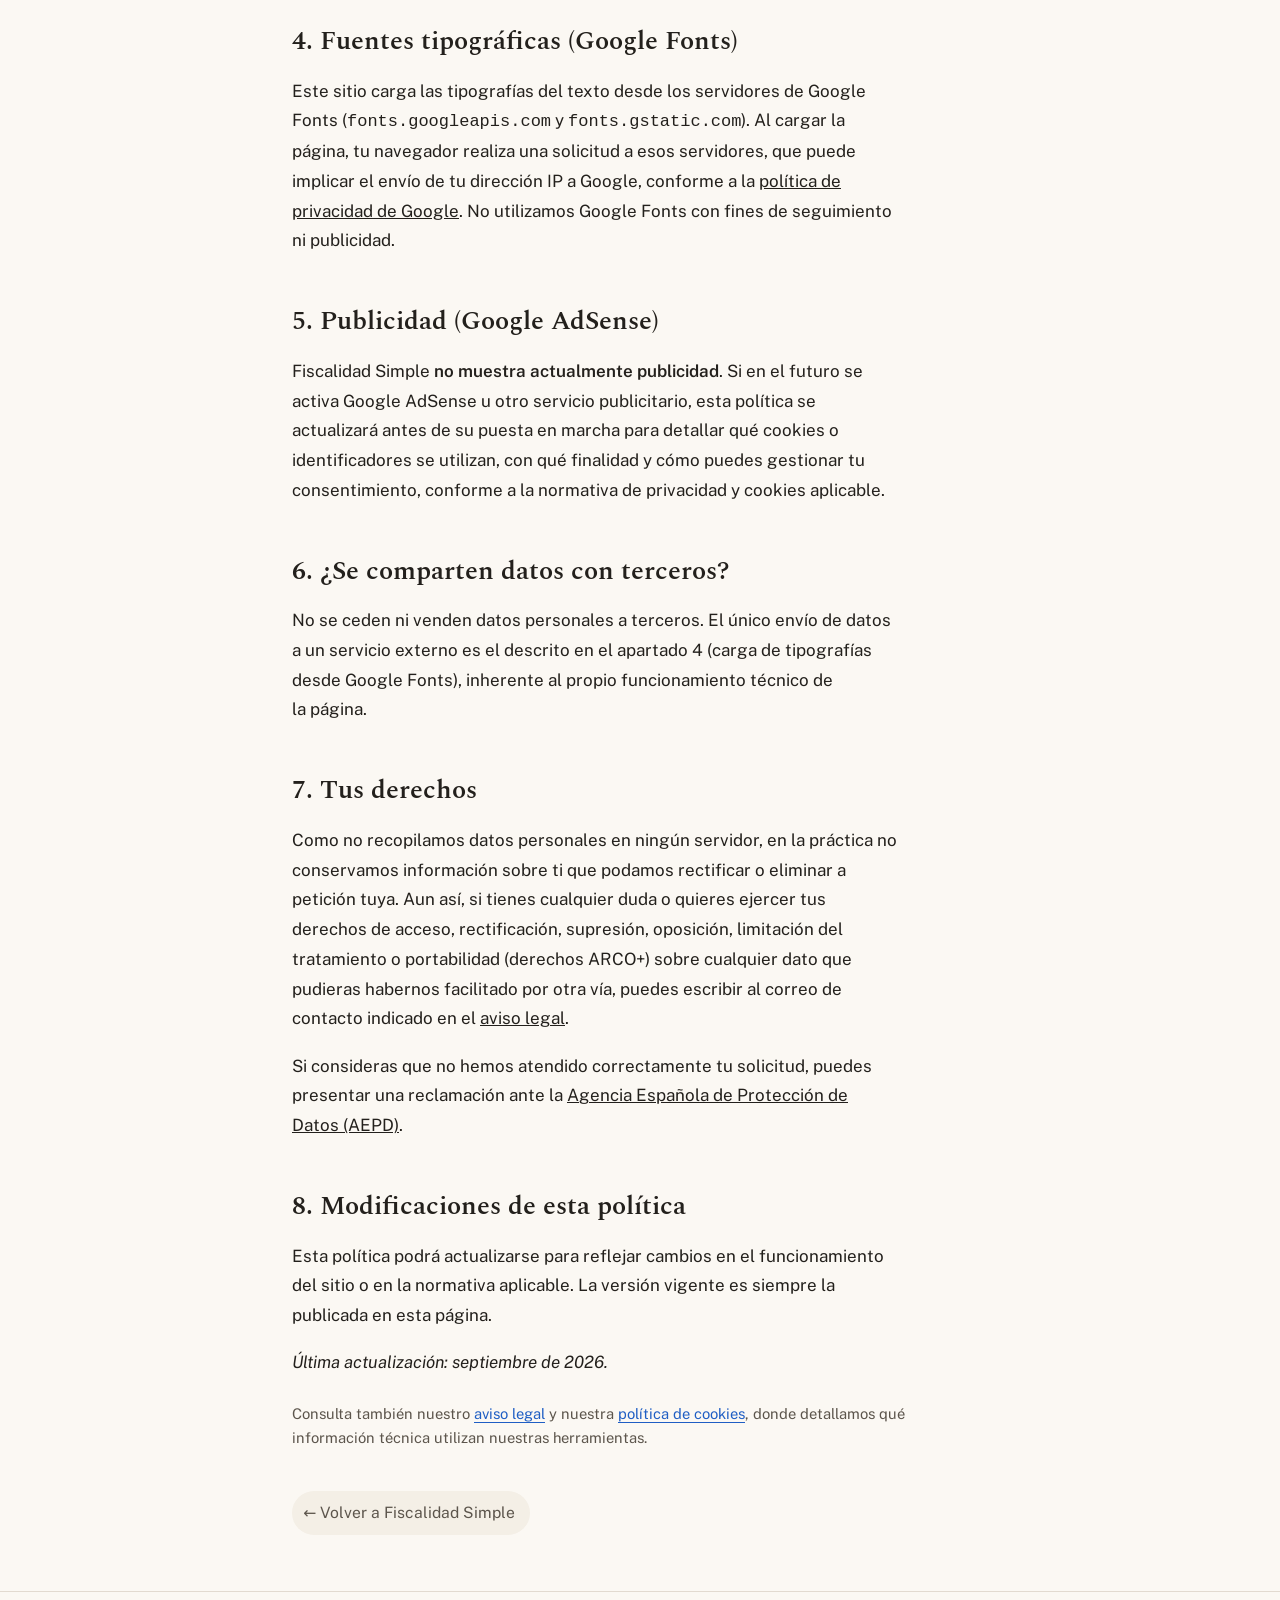
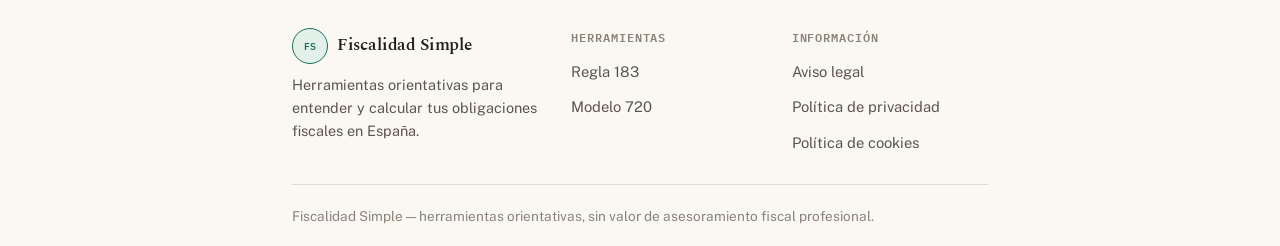
<file: privacidad.html>
<!DOCTYPE html>
<html lang="es">
<head>
<script async src="https://pagead2.googlesyndication.com/pagead/js/adsbygoogle.js?client=ca-pub-8766168212396437" crossorigin="anonymous"></script>
<meta charset="UTF-8" />
<meta name="viewport" content="width=device-width, initial-scale=1.0" />
<title>Política de privacidad — Fiscalidad Simple</title>
<meta name="description" content="Política de privacidad de Fiscalidad Simple: qué datos se tratan, base legal, uso de localStorage y de Google Fonts, y cómo ejercer tus derechos ARCO." />
<link rel="canonical" href="https://fiscalidadsimple.com/politica-privacidad" />
<meta name="theme-color" content="#fbf8f3" media="(prefers-color-scheme: light)" />
<meta name="theme-color" content="#191713" media="(prefers-color-scheme: dark)" />
<link rel="icon" type="image/svg+xml" href="assets/favicon.svg" />
<link rel="icon" type="image/png" sizes="16x16" href="assets/favicon-16x16.png" />
<link rel="icon" type="image/png" sizes="32x32" href="assets/favicon-32x32.png" />
<link rel="icon" type="image/png" sizes="48x48" href="assets/favicon-48x48.png" />
<link rel="apple-touch-icon" sizes="180x180" href="assets/apple-touch-icon.png" />
<script src="assets/theme-init.js"></script>
<link rel="preconnect" href="https://fonts.googleapis.com" />
<link rel="preconnect" href="https://fonts.gstatic.com" crossorigin />
<link href="https://fonts.googleapis.com/css2?family=Spectral:wght@600&family=Public+Sans:wght@400;600&family=IBM+Plex+Mono:wght@400;600&display=swap" rel="stylesheet" />
<link rel="stylesheet" href="assets/styles.css" />
</head>
<body>
<a href="#main-content" class="skip-link">Saltar al contenido</a>

<header class="masthead">
  <div class="header-bar">
    <a href="/" class="brand">
      <span class="seal">FS</span>
      <span class="wordmark">Fiscalidad Simple</span>
    </a>
    <nav class="main-nav" aria-label="Principal">
      <div class="nav-links">
        <a href="/regla-183" class="nav-link">Regla 183</a>
        <a href="/modelo-720" class="nav-link">Modelo 720</a>
      </div>
      <button id="theme-toggle" class="theme-toggle" type="button" aria-label="Cambiar tema claro/oscuro">
        <svg width="14" height="14" viewBox="0 0 24 24" fill="none" stroke="currentColor" stroke-width="2" aria-hidden="true"><circle cx="12" cy="12" r="4"/><path d="M12 2v2M12 20v2M4.9 4.9l1.4 1.4M17.7 17.7l1.4 1.4M2 12h2M20 12h2M4.9 19.1l1.4-1.4M17.7 6.3l1.4-1.4"/></svg>
      </button>
    </nav>
  </div>
</header>

<main class="page-main" id="main-content">

  <div class="hero">
    <p class="eyebrow">Información legal</p>
    <h1>Política de privacidad</h1>
    <p class="lede">
      Cómo trata Fiscalidad Simple tus datos personales, en cumplimiento del Reglamento (UE) 2016/679 (RGPD) y
      de la Ley Orgánica 3/2018 (LOPDGDD).
    </p>
  </div>

  <h2>1. Responsable del tratamiento</h2>
  <div class="prose-doc">
    <p>
      Los datos identificativos del responsable de este sitio (titular, domicilio y contacto) están disponibles
      en el <a href="/aviso-legal">aviso legal</a>, conforme al artículo 10 de la LSSI-CE.
    </p>
  </div>

  <h2>2. Principio general: Fiscalidad Simple no requiere registro</h2>
  <div class="prose-doc">
    <p>
      Fiscalidad Simple <strong>no tiene formularios de contacto, registro de usuarios ni cuentas</strong>. No
      recopilamos ni almacenamos en ningún servidor tu nombre, correo electrónico, teléfono, ni ningún otro dato
      identificativo. Todos los cálculos de las herramientas (Regla 183 y Modelo 720) se realizan
      <strong>íntegramente en tu propio navegador</strong>: los datos que introduces (fechas, respuestas del
      cuestionario) no se envían a ningún servidor ni se comparten con terceros.
    </p>
  </div>

  <h2>3. Datos guardados localmente en tu navegador</h2>
  <div class="prose-doc">
    <p>
      Para tu comodidad, algunas herramientas guardan cierta información únicamente en tu propio dispositivo,
      mediante la tecnología <code>localStorage</code> del navegador. Estos datos <strong>no salen de tu
      dispositivo</strong>, no son accesibles por el titular del sitio ni por terceros, y permanecen ahí hasta
      que los borres tú mismo (por ejemplo, limpiando los datos de navegación de tu navegador).
    </p>
  </div>
  <div class="doc-panel">
    <div class="clause">
      <p class="clause-title">Regla 183</p>
      <p class="clause-body">
        Guarda en tu navegador (clave técnica <code>regla183-state-v1</code>) el año y los periodos de estancia
        que introduces, para que no tengas que volver a escribirlos si cierras y vuelves a abrir la página.
      </p>
    </div>
    <div class="clause">
      <p class="clause-title">Modelo 720</p>
      <p class="clause-body">
        El asistente del Modelo 720 no guarda ninguna respuesta: cada vez que entras en la página, el
        cuestionario empieza desde cero.
      </p>
    </div>
    <div class="clause">
      <p class="clause-title">Preferencia de tema (claro/oscuro)</p>
      <p class="clause-body">
        Se guarda tu preferencia de tema visual (claro u oscuro) con la clave técnica
        <code>regla183-theme</code>, para mostrarte el mismo tema en tu siguiente visita.
      </p>
    </div>
  </div>

  <h2>4. Fuentes tipográficas (Google Fonts)</h2>
  <div class="prose-doc">
    <p>
      Este sitio carga las tipografías del texto desde los servidores de Google Fonts
      (<code>fonts.googleapis.com</code> y <code>fonts.gstatic.com</code>). Al cargar la página, tu navegador
      realiza una solicitud a esos servidores, que puede implicar el envío de tu dirección IP a Google, conforme
      a la <a href="https://policies.google.com/privacy" rel="noopener noreferrer" target="_blank">política de
      privacidad de Google</a>. No utilizamos Google Fonts con fines de seguimiento ni publicidad.
    </p>
  </div>

  <h2>5. Publicidad (Google AdSense)</h2>
  <div class="prose-doc">
    <p>
      Fiscalidad Simple <strong>no muestra actualmente publicidad</strong>. Si en el futuro se activa Google
      AdSense u otro servicio publicitario, esta política se actualizará antes de su puesta en marcha para
      detallar qué cookies o identificadores se utilizan, con qué finalidad y cómo puedes gestionar tu
      consentimiento, conforme a la normativa de privacidad y cookies aplicable.
    </p>
  </div>

  <h2>6. ¿Se comparten datos con terceros?</h2>
  <div class="prose-doc">
    <p>
      No se ceden ni venden datos personales a terceros. El único envío de datos a un servicio externo es el
      descrito en el apartado 4 (carga de tipografías desde Google Fonts), inherente al propio funcionamiento
      técnico de la página.
    </p>
  </div>

  <h2>7. Tus derechos</h2>
  <div class="prose-doc">
    <p>
      Como no recopilamos datos personales en ningún servidor, en la práctica no conservamos información sobre
      ti que podamos rectificar o eliminar a petición tuya. Aun así, si tienes cualquier duda o quieres ejercer
      tus derechos de acceso, rectificación, supresión, oposición, limitación del tratamiento o portabilidad
      (derechos ARCO+) sobre cualquier dato que pudieras habernos facilitado por otra vía, puedes escribir al
      correo de contacto indicado en el <a href="/aviso-legal">aviso legal</a>.
    </p>
    <p>
      Si consideras que no hemos atendido correctamente tu solicitud, puedes presentar una reclamación ante la
      <a href="https://www.aepd.es" rel="noopener noreferrer" target="_blank">Agencia Española de Protección de
      Datos (AEPD)</a>.
    </p>
  </div>

  <h2>8. Modificaciones de esta política</h2>
  <div class="prose-doc">
    <p>
      Esta política podrá actualizarse para reflejar cambios en el funcionamiento del sitio o en la normativa
      aplicable. La versión vigente es siempre la publicada en esta página.
    </p>
    <p><em>Última actualización: septiembre de 2026.</em></p>
  </div>

  <div class="notice-muted">
    <p>
      Consulta también nuestro <a href="/aviso-legal">aviso legal</a> y nuestra
      <a href="/politica-cookies">política de cookies</a>, donde detallamos qué información técnica utilizan
      nuestras herramientas.
    </p>
  </div>

  <a href="/" class="back-link">← Volver a Fiscalidad Simple</a>

</main>

<footer class="site-footer">
  <div class="footer-bar">
    <div class="footer-grid">
      <div>
        <a href="/" class="footer-brand">
          <span class="seal">FS</span>
          <span class="wordmark">Fiscalidad Simple</span>
        </a>
        <p class="footer-tagline">Herramientas orientativas para entender y calcular tus obligaciones fiscales en España.</p>
      </div>
      <nav class="footer-col" aria-label="Herramientas">
        <p class="footer-col-label">Herramientas</p>
        <ul>
          <li><a href="/regla-183">Regla 183</a></li>
          <li><a href="/modelo-720">Modelo 720</a></li>
        </ul>
      </nav>
      <nav class="footer-col" aria-label="Información legal">
        <p class="footer-col-label">Información</p>
        <ul>
          <li><a href="/aviso-legal">Aviso legal</a></li>
          <li><a href="/politica-privacidad">Política de privacidad</a></li>
          <li><a href="/politica-cookies">Política de cookies</a></li>
        </ul>
      </nav>
    </div>
    <div class="footer-legal">
      <p>Fiscalidad Simple — herramientas orientativas, sin valor de asesoramiento fiscal profesional.</p>
    </div>
  </div>
</footer>

<script src="assets/theme.js"></script>
</body>
</html>
</file>
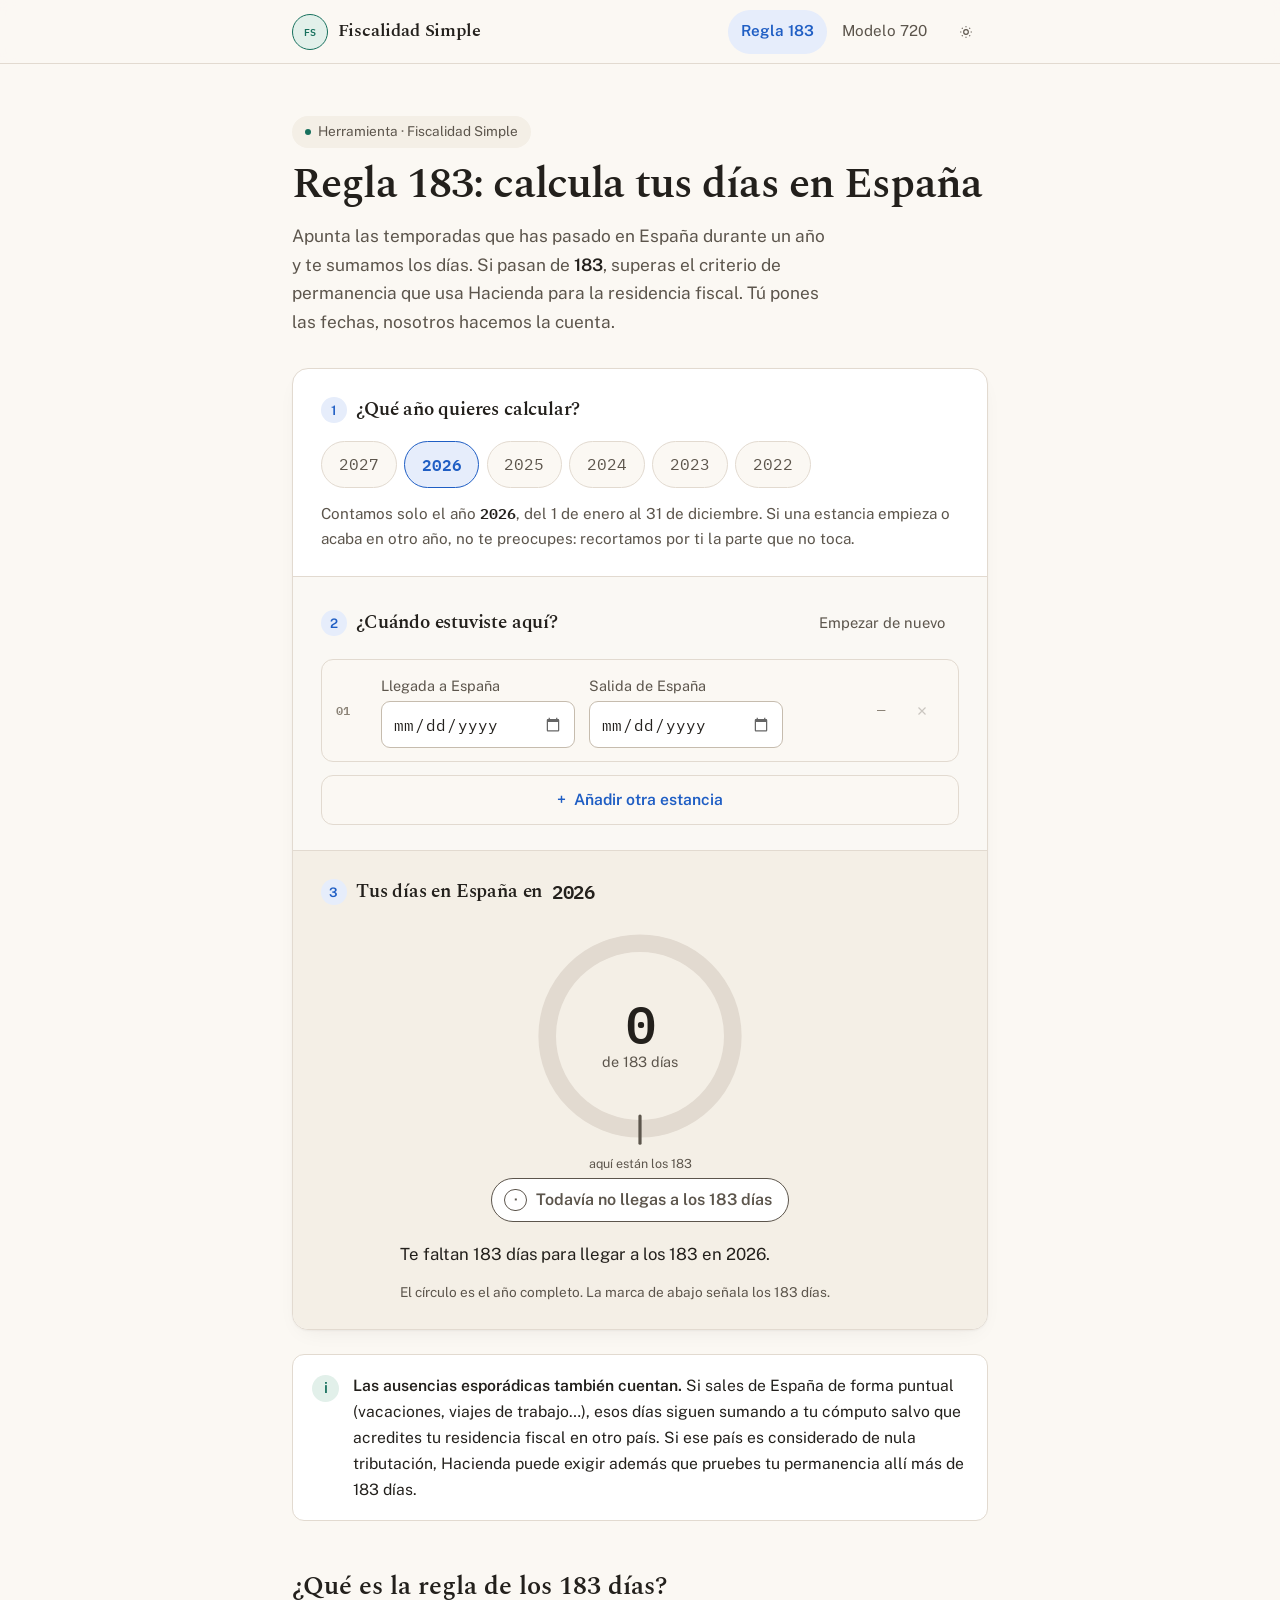
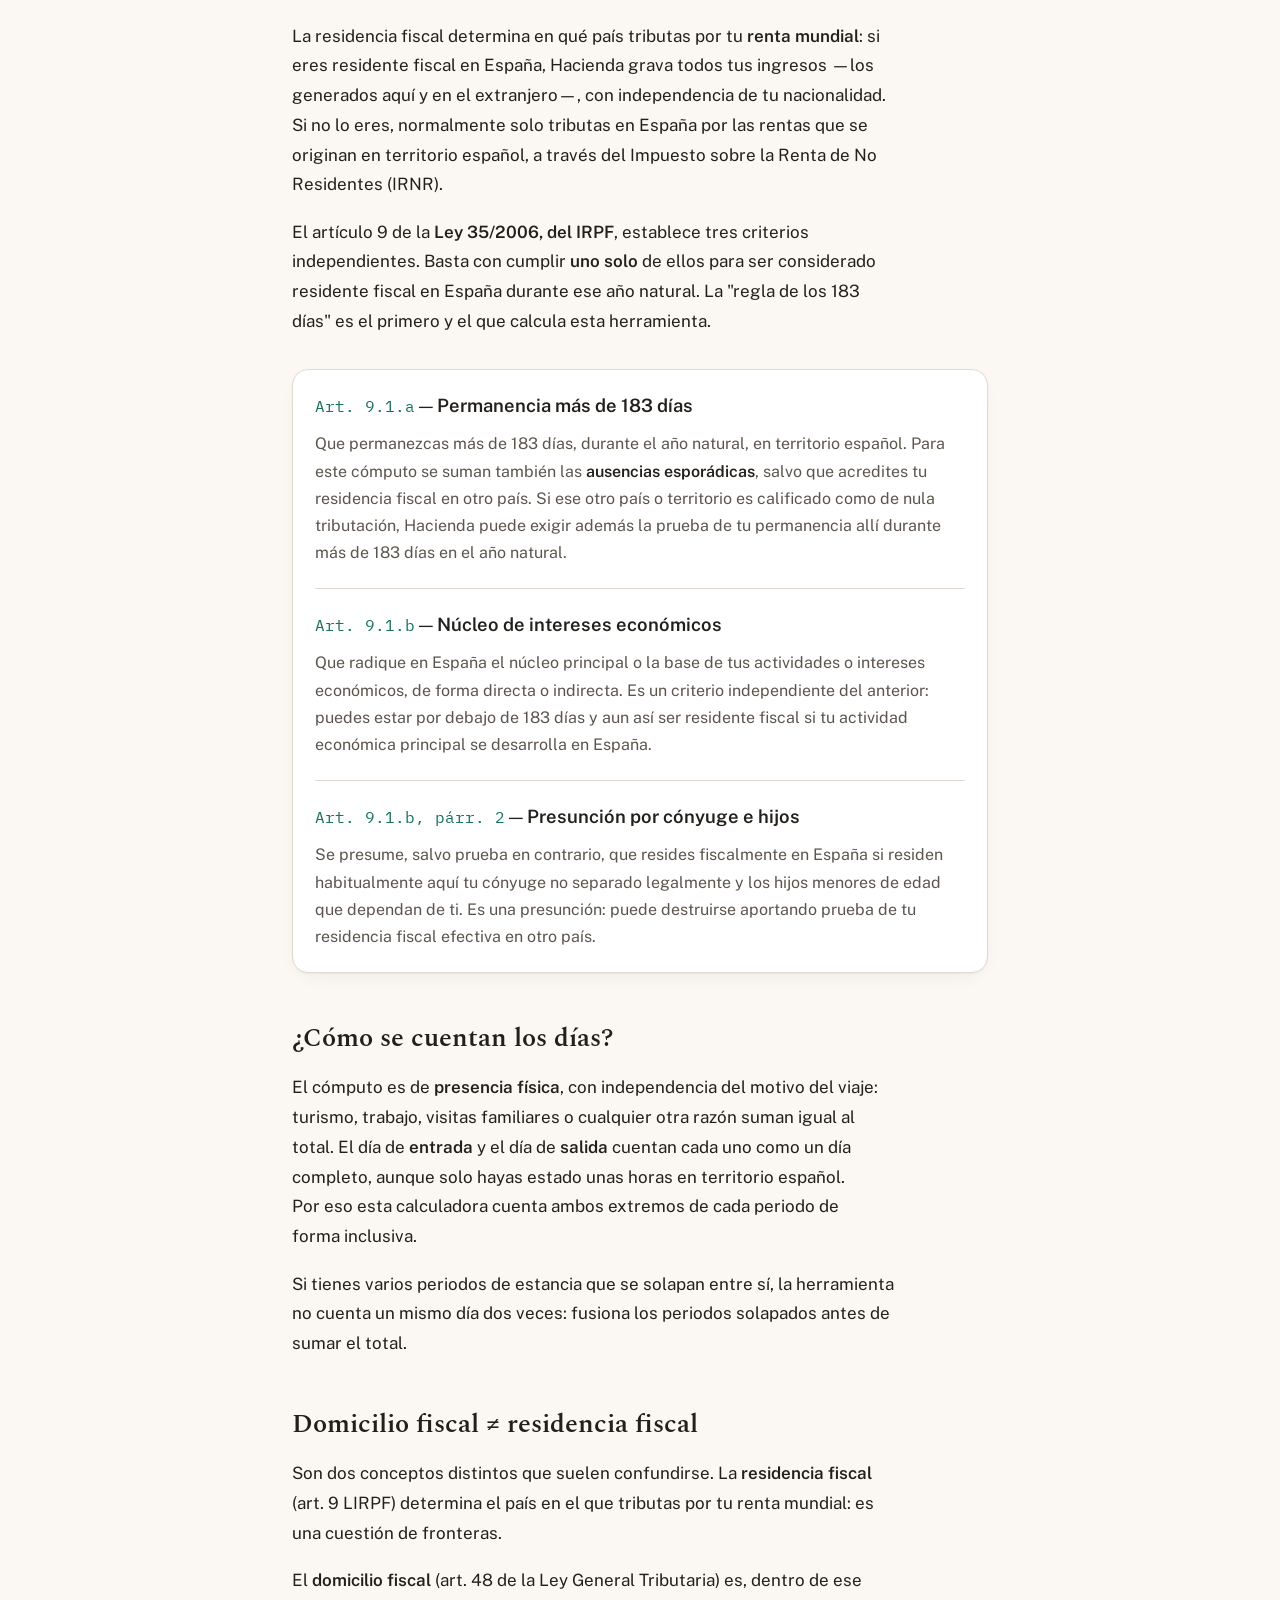
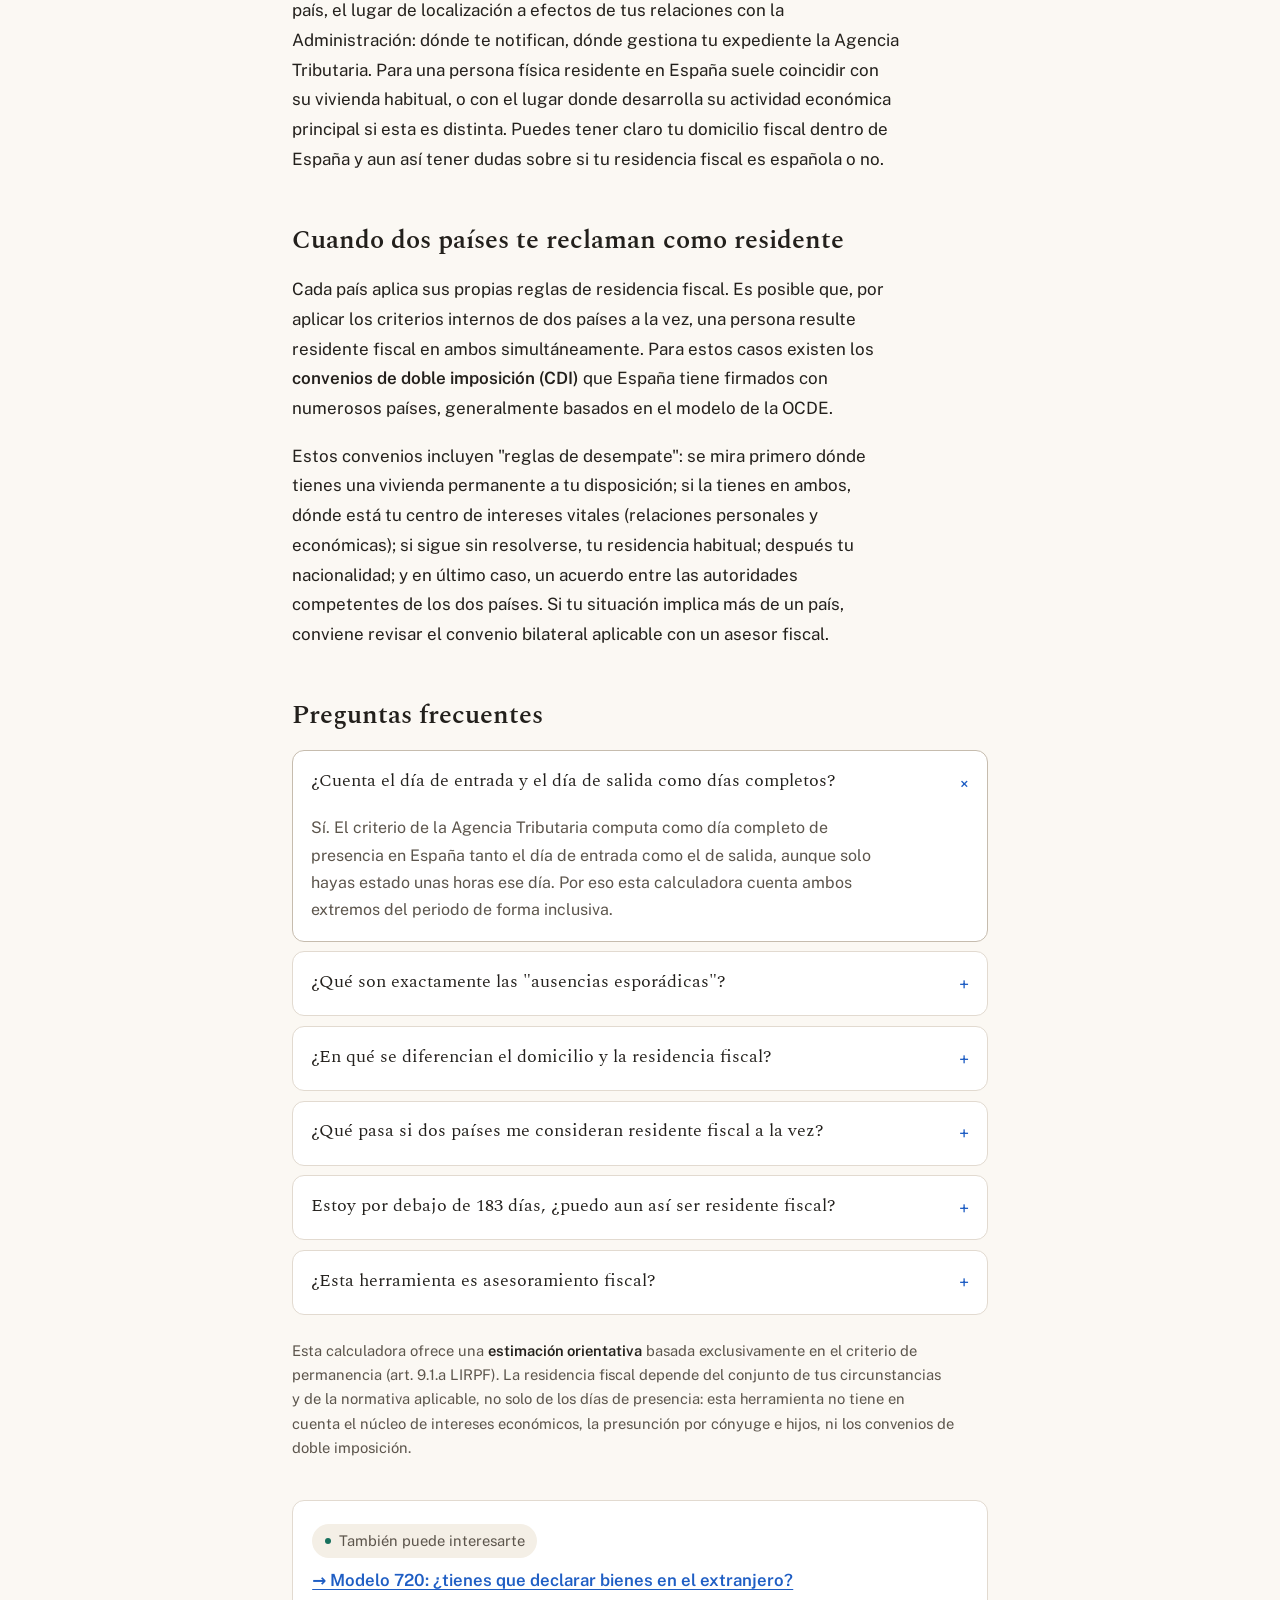
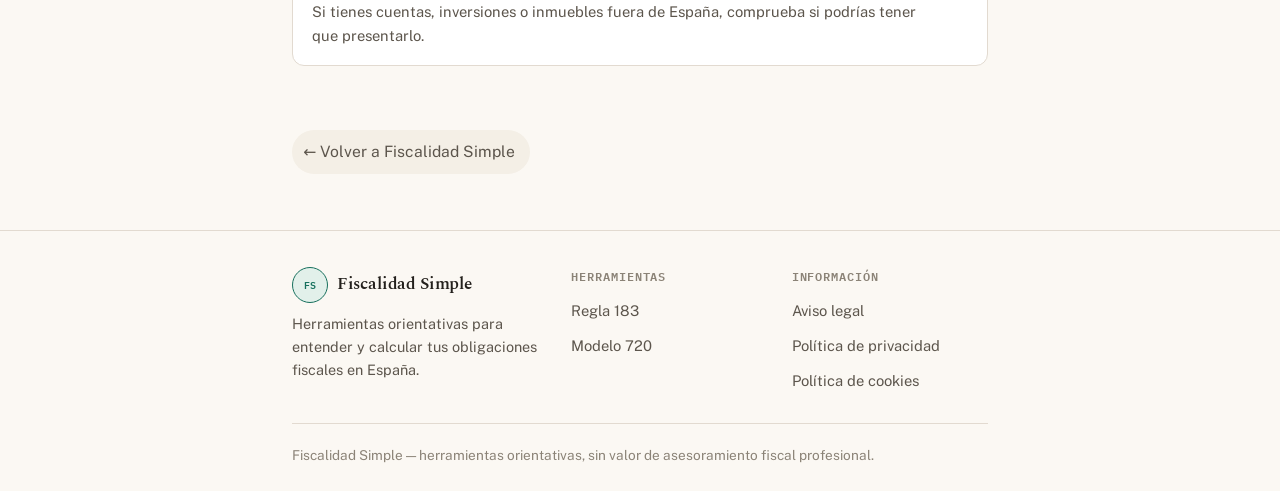
<file: regla-183.html>
<!DOCTYPE html>
<html lang="es">
<head>
<script async src="https://pagead2.googlesyndication.com/pagead/js/adsbygoogle.js?client=ca-pub-8766168212396437" crossorigin="anonymous"></script>
<meta charset="UTF-8" />
<meta name="viewport" content="width=device-width, initial-scale=1.0" />
<title>Regla 183 — Calcula tus días de residencia fiscal en España</title>
<meta name="description" content="Calculadora gratuita de la regla de los 183 días: suma tus estancias en España y comprueba si superas el umbral de residencia fiscal, según el IRPF." />
<link rel="canonical" href="https://fiscalidadsimple.com/regla-183" />
<meta name="theme-color" content="#fbf8f3" media="(prefers-color-scheme: light)" />
<meta name="theme-color" content="#191713" media="(prefers-color-scheme: dark)" />

<meta property="og:type" content="website" />
<meta property="og:site_name" content="Fiscalidad Simple" />
<meta property="og:title" content="Regla 183 — Calcula tus días de residencia fiscal en España" />
<meta property="og:description" content="Calcula tus días de presencia en España y comprueba el umbral de los 183 días de residencia fiscal." />
<meta property="og:url" content="https://fiscalidadsimple.com/regla-183" />
<meta property="og:locale" content="es_ES" />
<meta property="og:image" content="https://fiscalidadsimple.com/assets/og-image.png" />
<meta property="og:image:width" content="1200" />
<meta property="og:image:height" content="630" />
<meta property="og:image:alt" content="Regla 183 — calculadora de residencia fiscal en España" />
<meta name="twitter:card" content="summary_large_image" />
<meta name="twitter:title" content="Regla 183 — Calcula tus días de residencia fiscal en España" />
<meta name="twitter:description" content="Calcula tus días de presencia en España y comprueba el umbral de los 183 días de residencia fiscal." />
<meta name="twitter:image" content="https://fiscalidadsimple.com/assets/og-image.png" />

<link rel="icon" type="image/svg+xml" href="assets/favicon.svg" />
<link rel="icon" type="image/png" sizes="16x16" href="assets/favicon-16x16.png" />
<link rel="icon" type="image/png" sizes="32x32" href="assets/favicon-32x32.png" />
<link rel="icon" type="image/png" sizes="48x48" href="assets/favicon-48x48.png" />
<link rel="apple-touch-icon" sizes="180x180" href="assets/apple-touch-icon.png" />
<script src="assets/theme-init.js"></script>
<link rel="preconnect" href="https://fonts.googleapis.com" />
<link rel="preconnect" href="https://fonts.gstatic.com" crossorigin />
<link href="https://fonts.googleapis.com/css2?family=Spectral:wght@600&family=Public+Sans:wght@400;600&family=IBM+Plex+Mono:wght@400;600&display=swap" rel="stylesheet" />
<link rel="stylesheet" href="assets/styles.css" />

<script type="application/ld+json">
{
  "@context": "https://schema.org",
  "@type": "WebApplication",
  "name": "Regla 183",
  "url": "https://fiscalidadsimple.com/regla-183",
  "description": "Calculadora orientativa de residencia fiscal en España según el criterio de los 183 días del artículo 9 de la Ley 35/2006 del IRPF.",
  "applicationCategory": "FinanceApplication",
  "operatingSystem": "Any",
  "isAccessibleForFree": true,
  "offers": {
    "@type": "Offer",
    "price": "0",
    "priceCurrency": "EUR"
  },
  "inLanguage": "es"
}
</script>
<script type="application/ld+json">
{
  "@context": "https://schema.org",
  "@type": "BreadcrumbList",
  "itemListElement": [
    { "@type": "ListItem", "position": 1, "name": "Fiscalidad Simple", "item": "https://fiscalidadsimple.com/" },
    { "@type": "ListItem", "position": 2, "name": "Regla 183", "item": "https://fiscalidadsimple.com/regla-183" }
  ]
}
</script>
<script type="application/ld+json">
{
  "@context": "https://schema.org",
  "@type": "FAQPage",
  "mainEntity": [
    {
      "@type": "Question",
      "name": "¿Cuenta el día de entrada y el día de salida como días completos?",
      "acceptedAnswer": {
        "@type": "Answer",
        "text": "Sí. El criterio de la Agencia Tributaria computa como día completo de presencia en España tanto el día de entrada como el de salida, aunque solo hayas estado unas horas ese día."
      }
    },
    {
      "@type": "Question",
      "name": "¿Qué son exactamente las ausencias esporádicas?",
      "acceptedAnswer": {
        "@type": "Answer",
        "text": "Son las salidas temporales de España durante el año. Esos días siguen sumando al cómputo de presencia en España, salvo que acredites tu residencia fiscal en otro país."
      }
    },
    {
      "@type": "Question",
      "name": "¿En qué se diferencian el domicilio y la residencia fiscal?",
      "acceptedAnswer": {
        "@type": "Answer",
        "text": "La residencia fiscal decide el país en el que tributas por toda tu renta. El domicilio fiscal es, dentro de ese país, el lugar concreto que usa la Administración para relacionarse contigo."
      }
    },
    {
      "@type": "Question",
      "name": "¿Qué pasa si dos países me consideran residente fiscal a la vez?",
      "acceptedAnswer": {
        "@type": "Answer",
        "text": "Se acude al convenio de doble imposición entre ambos países, que aplica reglas de desempate: vivienda permanente, centro de intereses vitales, residencia habitual, nacionalidad y acuerdo entre administraciones."
      }
    },
    {
      "@type": "Question",
      "name": "Estoy por debajo de 183 días, ¿puedo aun así ser residente fiscal?",
      "acceptedAnswer": {
        "@type": "Answer",
        "text": "Sí. Los 183 días son solo uno de los tres criterios del artículo 9 LIRPF. El núcleo de intereses económicos o la presunción por cónyuge e hijos también pueden determinar la residencia fiscal."
      }
    },
    {
      "@type": "Question",
      "name": "¿Esta herramienta es asesoramiento fiscal?",
      "acceptedAnswer": {
        "@type": "Answer",
        "text": "No. Es una estimación orientativa que solo aplica el criterio de los 183 días. Para una situación real, consulta con un asesor fiscal o con la Agencia Tributaria."
      }
    }
  ]
}
</script>
</head>
<body>
<a href="#main-content" class="skip-link">Saltar al contenido</a>

<header class="masthead">
  <div class="header-bar">
    <a href="/" class="brand">
      <span class="seal">FS</span>
      <span class="wordmark">Fiscalidad Simple</span>
    </a>
    <nav class="main-nav" aria-label="Principal">
      <div class="nav-links">
        <a href="/regla-183" class="nav-link" aria-current="page">Regla 183</a>
        <a href="/modelo-720" class="nav-link">Modelo 720</a>
      </div>
      <button id="theme-toggle" class="theme-toggle" type="button" aria-label="Cambiar tema claro/oscuro">
        <svg width="14" height="14" viewBox="0 0 24 24" fill="none" stroke="currentColor" stroke-width="2" aria-hidden="true"><circle cx="12" cy="12" r="4"/><path d="M12 2v2M12 20v2M4.9 4.9l1.4 1.4M17.7 17.7l1.4 1.4M2 12h2M20 12h2M4.9 19.1l1.4-1.4M17.7 6.3l1.4-1.4"/></svg>
      </button>
    </nav>
  </div>
</header>

<main class="page-main" id="main-content">

  <div class="hero">
    <p class="eyebrow">Herramienta · Fiscalidad Simple</p>
    <h1>Regla 183: calcula tus días en España</h1>
    <p class="lede">
      Apunta las temporadas que has pasado en España durante un año y te sumamos los días. Si pasan de
      <strong>183</strong>, superas el criterio de permanencia que usa Hacienda para la residencia fiscal.
      Tú pones las fechas, nosotros hacemos la cuenta.
    </p>
  </div>

  <div class="sheet">

    <section class="step" aria-labelledby="step-year">
      <div class="step-head">
        <h2 class="step-title" id="step-year"><span class="step-num" aria-hidden="true">1</span> ¿Qué año quieres calcular?</h2>
      </div>
      <div id="year-picker" class="year-picker" role="group" aria-label="Elige el año natural del cálculo"></div>
      <p class="year-note">
        Contamos solo el año <strong id="year-note-value">—</strong>, del 1 de enero al 31 de diciembre. Si una
        estancia empieza o acaba en otro año, no te preocupes: recortamos por ti la parte que no toca.
      </p>
    </section>

    <section class="step step-periods" aria-labelledby="step-periods">
      <div class="step-head">
        <h2 class="step-title" id="step-periods"><span class="step-num" aria-hidden="true">2</span> ¿Cuándo estuviste aquí?</h2>
        <button type="button" id="reset-periods" class="btn-text">Empezar de nuevo</button>
      </div>

      <div id="periods" class="ledger"></div>

      <template id="row-template">
        <div class="ledger-row" role="group">
          <span class="ledger-index" aria-hidden="true">01</span>
          <div class="ledger-field is-start">
            <label class="field-label" data-role="start-label">Llegada a España</label>
            <input type="date" data-field="start" class="date-input" autocomplete="off" />
          </div>
          <div class="ledger-field is-end">
            <label class="field-label" data-role="end-label">Salida de España</label>
            <input type="date" data-field="end" class="date-input" autocomplete="off" />
          </div>
          <div class="row-days is-empty">—</div>
          <button type="button" class="remove-row" aria-label="Eliminar periodo">
            <svg width="14" height="14" viewBox="0 0 24 24" fill="none" stroke="currentColor" stroke-width="2" aria-hidden="true"><path d="M18 6L6 18M6 6l12 12"/></svg>
          </button>
        </div>
      </template>

      <button id="add-period" type="button" class="btn-add">
        <span aria-hidden="true">+</span><span>Añadir otra estancia</span>
      </button>
    </section>

    <section class="step verdict-panel" aria-labelledby="step-result">
      <div class="step-head">
        <h2 class="step-title" id="step-result">
          <span class="step-num" aria-hidden="true">3</span> Tus días en España en <span id="result-year" class="font-mono">—</span>
        </h2>
      </div>

      <div class="verdict-hero">
        <div class="gauge">
          <svg class="gauge-svg" viewBox="0 0 140 140" aria-hidden="true">
            <circle class="gauge-track" cx="70" cy="70" r="58"></circle>
            <circle id="gauge-arc" class="gauge-arc" cx="70" cy="70" r="58"></circle>
            <line class="gauge-threshold" x1="70" y1="120" x2="70" y2="137"></line>
          </svg>
          <div class="gauge-center">
            <span id="total-days" class="day-count">0</span>
            <span class="day-unit">de 183 días</span>
          </div>
          <span class="gauge-threshold-label" aria-hidden="true">aquí están los 183</span>
        </div>

        <span id="verdict-stamp" class="stamp is-not-resident">
          <span class="stamp-glyph" aria-hidden="true">—</span>
          <span id="verdict-stamp-text">Todavía no llegas a los 183 días</span>
        </span>
      </div>

      <div class="verdict-body">
        <p id="verdict-detail" class="verdict-detail" aria-live="polite">Pon tus fechas arriba y verás el total al instante.</p>
        <p id="verdict-overlap-note" class="verdict-overlap-note" hidden></p>
        <p class="gauge-caption">El círculo es el año completo. La marca de abajo señala los 183 días.</p>
      </div>
    </section>

  </div>

  <div class="notice">
    <span class="notice-icon" aria-hidden="true">i</span>
    <p>
      <strong>Las ausencias esporádicas también cuentan.</strong> Si sales de España de forma puntual (vacaciones,
      viajes de trabajo…), esos días siguen sumando a tu cómputo salvo que acredites tu residencia fiscal en otro
      país. Si ese país es considerado de nula tributación, Hacienda puede exigir además que pruebes tu permanencia
      allí más de 183 días.
    </p>
  </div>

  <h2>¿Qué es la regla de los 183 días?</h2>
  <div class="prose-doc">
    <p>
      La residencia fiscal determina en qué país tributas por tu <strong>renta mundial</strong>: si eres
      residente fiscal en España, Hacienda grava todos tus ingresos —los generados aquí y en el extranjero—,
      con independencia de tu nacionalidad. Si no lo eres, normalmente solo tributas en España por las rentas
      que se originan en territorio español, a través del Impuesto sobre la Renta de No Residentes (IRNR).
    </p>
    <p>
      El artículo 9 de la <strong>Ley 35/2006, del IRPF</strong>, establece tres criterios independientes.
      Basta con cumplir <strong>uno solo</strong> de ellos para ser considerado residente fiscal en España
      durante ese año natural. La "regla de los 183 días" es el primero y el que calcula esta herramienta.
    </p>
  </div>

  <div class="doc-panel">
    <div class="clause">
      <p class="clause-title"><span class="clause-number">Art. 9.1.a</span> — <strong>Permanencia más de 183 días</strong></p>
      <p class="clause-body">
        Que permanezcas más de 183 días, durante el año natural, en territorio español. Para este cómputo se
        suman también las <strong>ausencias esporádicas</strong>, salvo que acredites tu residencia fiscal en
        otro país. Si ese otro país o territorio es calificado como de nula tributación, Hacienda puede exigir
        además la prueba de tu permanencia allí durante más de 183 días en el año natural.
      </p>
    </div>
    <div class="clause">
      <p class="clause-title"><span class="clause-number">Art. 9.1.b</span> — <strong>Núcleo de intereses económicos</strong></p>
      <p class="clause-body">
        Que radique en España el núcleo principal o la base de tus actividades o intereses económicos, de forma
        directa o indirecta. Es un criterio independiente del anterior: puedes estar por debajo de 183 días y aun
        así ser residente fiscal si tu actividad económica principal se desarrolla en España.
      </p>
    </div>
    <div class="clause">
      <p class="clause-title"><span class="clause-number">Art. 9.1.b, párr. 2</span> — <strong>Presunción por cónyuge e hijos</strong></p>
      <p class="clause-body">
        Se presume, salvo prueba en contrario, que resides fiscalmente en España si residen habitualmente aquí
        tu cónyuge no separado legalmente y los hijos menores de edad que dependan de ti. Es una presunción:
        puede destruirse aportando prueba de tu residencia fiscal efectiva en otro país.
      </p>
    </div>
  </div>

  <h2>¿Cómo se cuentan los días?</h2>
  <div class="prose-doc">
    <p>
      El cómputo es de <strong>presencia física</strong>, con independencia del motivo del viaje: turismo,
      trabajo, visitas familiares o cualquier otra razón suman igual al total. El día de <strong>entrada</strong>
      y el día de <strong>salida</strong> cuentan cada uno como un día completo, aunque solo hayas estado unas
      horas en territorio español. Por eso esta calculadora cuenta ambos extremos de cada periodo de forma
      inclusiva.
    </p>
    <p>
      Si tienes varios periodos de estancia que se solapan entre sí, la herramienta no cuenta un mismo día dos
      veces: fusiona los periodos solapados antes de sumar el total.
    </p>
  </div>

  <h2 id="domicilio-fiscal">Domicilio fiscal ≠ residencia fiscal</h2>
  <div class="prose-doc">
    <p>
      Son dos conceptos distintos que suelen confundirse. La <strong>residencia fiscal</strong> (art. 9 LIRPF)
      determina el país en el que tributas por tu renta mundial: es una cuestión de fronteras.
    </p>
    <p>
      El <strong>domicilio fiscal</strong> (art. 48 de la Ley General Tributaria) es, dentro de ese país, el
      lugar de localización a efectos de tus relaciones con la Administración: dónde te notifican, dónde
      gestiona tu expediente la Agencia Tributaria. Para una persona física residente en España suele coincidir
      con su vivienda habitual, o con el lugar donde desarrolla su actividad económica principal si esta es
      distinta. Puedes tener claro tu domicilio fiscal dentro de España y aun así tener dudas sobre si tu
      residencia fiscal es española o no.
    </p>
  </div>

  <h2>Cuando dos países te reclaman como residente</h2>
  <div class="prose-doc">
    <p>
      Cada país aplica sus propias reglas de residencia fiscal. Es posible que, por aplicar los criterios
      internos de dos países a la vez, una persona resulte residente fiscal en ambos simultáneamente. Para
      estos casos existen los <strong>convenios de doble imposición (CDI)</strong> que España tiene firmados
      con numerosos países, generalmente basados en el modelo de la OCDE.
    </p>
    <p>
      Estos convenios incluyen "reglas de desempate": se mira primero dónde tienes una vivienda permanente a tu
      disposición; si la tienes en ambos, dónde está tu centro de intereses vitales (relaciones personales y
      económicas); si sigue sin resolverse, tu residencia habitual; después tu nacionalidad; y en último caso,
      un acuerdo entre las autoridades competentes de los dos países. Si tu situación implica más de un país,
      conviene revisar el convenio bilateral aplicable con un asesor fiscal.
    </p>
  </div>

  <h2>Preguntas frecuentes</h2>
  <div class="faq-list">

    <details class="faq-item" open>
      <summary>
        <span>¿Cuenta el día de entrada y el día de salida como días completos?</span>
        <span class="faq-marker" aria-hidden="true">+</span>
      </summary>
      <p class="faq-answer">
        Sí. El criterio de la Agencia Tributaria computa como día completo de presencia en España tanto el día
        de entrada como el de salida, aunque solo hayas estado unas horas ese día. Por eso esta calculadora
        cuenta ambos extremos del periodo de forma inclusiva.
      </p>
    </details>

    <details class="faq-item">
      <summary>
        <span>¿Qué son exactamente las "ausencias esporádicas"?</span>
        <span class="faq-marker" aria-hidden="true">+</span>
      </summary>
      <p class="faq-answer">
        Son las salidas temporales de España durante el año: unas vacaciones, un viaje de trabajo puntual, una
        estancia breve en otro país. La ley las trata como si no hubieras salido: esos días siguen sumando al
        cómputo de presencia en España, salvo que acredites tu residencia fiscal en otro país (normalmente con
        un certificado de residencia fiscal emitido por ese país). Si el país en cuestión es considerado de
        nula tributación, la Administración puede exigir además la prueba de que permaneciste allí más de 183
        días en el año.
      </p>
    </details>

    <details class="faq-item">
      <summary>
        <span>¿En qué se diferencian el domicilio y la residencia fiscal?</span>
        <span class="faq-marker" aria-hidden="true">+</span>
      </summary>
      <p class="faq-answer">
        La residencia fiscal decide el país en el que tributas por toda tu renta. El domicilio fiscal es, ya
        dentro de ese país, el lugar concreto que la Administración usa para relacionarse contigo (notificaciones,
        gestión de tu expediente). Puedes tener resuelto tu domicilio fiscal en España y aun así tener dudas
        sobre si tu residencia fiscal es la española. Lo explicamos con más detalle <a href="#domicilio-fiscal">más arriba en esta misma página</a>.
      </p>
    </details>

    <details class="faq-item">
      <summary>
        <span>¿Qué pasa si dos países me consideran residente fiscal a la vez?</span>
        <span class="faq-marker" aria-hidden="true">+</span>
      </summary>
      <p class="faq-answer">
        Puede ocurrir si cumples los criterios internos de residencia de dos países al mismo tiempo. Para
        resolverlo se acude al <strong>convenio de doble imposición</strong> que España tenga firmado con el
        otro país, que aplica reglas de desempate en orden: vivienda permanente, centro de intereses vitales,
        residencia habitual, nacionalidad y, en último caso, acuerdo entre las administraciones. Si tu caso
        afecta a más de un país, conviene revisar el convenio concreto con un asesor fiscal.
      </p>
    </details>

    <details class="faq-item">
      <summary>
        <span>Estoy por debajo de 183 días, ¿puedo aun así ser residente fiscal?</span>
        <span class="faq-marker" aria-hidden="true">+</span>
      </summary>
      <p class="faq-answer">
        Sí. Los 183 días son solo uno de los tres criterios del artículo 9 LIRPF. Si el núcleo principal de tus
        actividades o intereses económicos radica en España, o si tu cónyuge e hijos menores residen
        habitualmente aquí, puedes ser considerado residente fiscal aunque no llegues a los 183 días. Esta
        calculadora solo evalúa el criterio de permanencia.
      </p>
    </details>

    <details class="faq-item">
      <summary>
        <span>¿Esta herramienta es asesoramiento fiscal?</span>
        <span class="faq-marker" aria-hidden="true">+</span>
      </summary>
      <p class="faq-answer">
        No. Es una estimación orientativa que solo aplica el criterio de los 183 días. No considera el núcleo
        de intereses económicos, la presunción por cónyuge e hijos, ni los convenios de doble imposición. Para
        una situación real, especialmente si hay más de un país implicado, consulta con un asesor fiscal o con
        la Agencia Tributaria.
      </p>
    </details>

  </div>

  <div class="notice-muted">
    <p>
      Esta calculadora ofrece una <strong>estimación orientativa</strong> basada exclusivamente en el criterio de
      permanencia (art. 9.1.a LIRPF). La residencia fiscal depende del conjunto de tus circunstancias y de la
      normativa aplicable, no solo de los días de presencia: esta herramienta no tiene en cuenta el núcleo de
      intereses económicos, la presunción por cónyuge e hijos, ni los convenios de doble imposición.
    </p>
  </div>

  <div class="related-tools">
    <p class="eyebrow">También puede interesarte</p>
    <a href="/modelo-720" class="cross-link">→ Modelo 720: ¿tienes que declarar bienes en el extranjero?</a>
    <p>Si tienes cuentas, inversiones o inmuebles fuera de España, comprueba si podrías tener que presentarlo.</p>
  </div>

  <a href="/" class="back-link">← Volver a Fiscalidad Simple</a>

</main>

<footer class="site-footer">
  <div class="footer-bar">
    <div class="footer-grid">
      <div>
        <a href="/" class="footer-brand">
          <span class="seal">FS</span>
          <span class="wordmark">Fiscalidad Simple</span>
        </a>
        <p class="footer-tagline">Herramientas orientativas para entender y calcular tus obligaciones fiscales en España.</p>
      </div>
      <nav class="footer-col" aria-label="Herramientas">
        <p class="footer-col-label">Herramientas</p>
        <ul>
          <li><a href="/regla-183">Regla 183</a></li>
          <li><a href="/modelo-720">Modelo 720</a></li>
        </ul>
      </nav>
      <nav class="footer-col" aria-label="Información legal">
        <p class="footer-col-label">Información</p>
        <ul>
          <li><a href="/aviso-legal">Aviso legal</a></li>
          <li><a href="/politica-privacidad">Política de privacidad</a></li>
          <li><a href="/politica-cookies">Política de cookies</a></li>
        </ul>
      </nav>
    </div>
    <div class="footer-legal">
      <p>Fiscalidad Simple — herramientas orientativas, sin valor de asesoramiento fiscal profesional.</p>
    </div>
  </div>
</footer>

<script src="assets/calculator.js"></script>
<script src="assets/theme.js"></script>
</body>
</html>
</file>
<file: assets/styles.css>
/* ==========================================================================
   Regla 183 — sistema de diseño
   Tono: cercano y legible. Papel cálido, formas suaves, tipografía grande.
   Los datos (fechas, días) siguen en monoespaciada para que se lean exactos,
   pero los rótulos hablan en lenguaje normal, no administrativo.

   Hoja de estilos autocontenida (sin Tailwind ni ningún runtime).

   Tres acentos con papeles distintos:
   --action   → interacción (foco, enlaces, botón principal, año activo)
   --accent   → identidad de marca (sello, avisos), decorativo
   --positive → se ha superado el umbral de 183 días (resultado)
   ========================================================================== */

:root {
  --ink: #23201c;
  --ink-soft: #5c554c;
  --ink-faint: #8b8377;
  --paper: #fbf8f3;
  --paper-raised: #ffffff;
  --paper-sunken: #f4efe6;
  --line: #e2dad0;
  --line-strong: #c6bcae;
  --accent: #17705d;
  --accent-soft: #e2f0ea;
  --action: #1f5ec4;
  --action-soft: #e6edfb;
  --positive: #8a5f12;
  --positive-soft: #f3e8d2;
  --alert: #a93a2c;
  --alert-soft: #fbeae6;
  --focus-ring: #1f5ec4;
  --shadow-soft: 0 1px 2px rgba(35, 32, 28, 0.04), 0 8px 24px -12px rgba(35, 32, 28, 0.10);

  --font-display: "Spectral", Georgia, "Times New Roman", serif;
  --font-body: "Public Sans", system-ui, -apple-system, "Segoe UI", sans-serif;
  --font-mono: "IBM Plex Mono", ui-monospace, "SFMono-Regular", Menlo, Consolas, monospace;

  --r-lg: 16px;
  --r-md: 12px;
  --r-sm: 9px;

  --container: 46rem;
  --space-page-x: 1.25rem;
}

@media (prefers-color-scheme: dark) {
  :root:not([data-theme="light"]) {
    --ink: #f2ece2;
    --ink-soft: #b5aca0;
    --ink-faint: #8d8478;
    --paper: #191713;
    --paper-raised: #22201b;
    --paper-sunken: #14120f;
    --line: #34302a;
    --line-strong: #4a443c;
    --accent: #66c4a7;
    --accent-soft: #1b2b26;
    --action: #8fb6f5;
    --action-soft: #1c2434;
    --positive: #e0b15c;
    --positive-soft: #332a17;
    --alert: #e89a8c;
    --alert-soft: #2e211d;
    --focus-ring: #8fb6f5;
    --shadow-soft: 0 1px 2px rgba(0, 0, 0, 0.3), 0 10px 28px -14px rgba(0, 0, 0, 0.6);
  }
}

:root[data-theme="dark"] {
  --ink: #f2ece2;
  --ink-soft: #b5aca0;
  --ink-faint: #8d8478;
  --paper: #191713;
  --paper-raised: #22201b;
  --paper-sunken: #14120f;
  --line: #34302a;
  --line-strong: #4a443c;
  --accent: #66c4a7;
  --accent-soft: #1b2b26;
  --action: #8fb6f5;
  --action-soft: #1c2434;
  --alert: #e89a8c;
  --alert-soft: #2e211d;
  --focus-ring: #8fb6f5;
  --shadow-soft: 0 1px 2px rgba(0, 0, 0, 0.3), 0 10px 28px -14px rgba(0, 0, 0, 0.6);
}

/* ---- reset ---- */

* {
  box-sizing: border-box;
}

html {
  -webkit-text-size-adjust: 100%;
}

body {
  margin: 0;
  min-height: 100vh;
  min-height: 100svh;
  display: flex;
  flex-direction: column;
  background: var(--paper);
  color: var(--ink);
  font-family: var(--font-body);
  font-size: 17px;
  line-height: 1.6;
  -webkit-font-smoothing: antialiased;
}

@media (prefers-reduced-motion: reduce) {
  *, *::before, *::after {
    animation-duration: 0.001ms !important;
    transition-duration: 0.001ms !important;
    scroll-behavior: auto !important;
  }
}

h1, h2, h3 {
  font-family: var(--font-display);
  color: var(--ink);
  text-wrap: balance;
  font-weight: 600;
  margin: 0;
}

p {
  text-wrap: pretty;
}

strong, b {
  font-weight: 600;
}

a {
  color: inherit;
}

button {
  font: inherit;
  color: inherit;
}

svg {
  display: block;
}

.font-mono {
  font-family: var(--font-mono);
  font-feature-settings: "tnum" 1;
}

.muted {
  color: var(--ink-soft);
}

.sr-only {
  position: absolute;
  width: 1px;
  height: 1px;
  padding: 0;
  margin: -1px;
  overflow: hidden;
  clip: rect(0 0 0 0);
  white-space: nowrap;
  border: 0;
}

::selection {
  background: var(--action-soft);
  color: var(--ink);
}

a:focus-visible,
button:focus-visible,
input:focus-visible,
select:focus-visible,
summary:focus-visible,
[tabindex]:focus-visible {
  outline: 2.5px solid var(--focus-ring);
  outline-offset: 2px;
  border-radius: 6px;
}

.skip-link {
  position: absolute;
  left: 1rem;
  top: -3.5rem;
  background: var(--ink);
  color: var(--paper);
  padding: 0.7rem 1.1rem;
  border-radius: var(--r-sm);
  font-size: 0.95rem;
  z-index: 100;
  transition: top 0.15s ease;
}
.skip-link:focus {
  top: 1rem;
}

/* ---- page shell ---- */

.container {
  width: 100%;
  max-width: var(--container);
  margin-inline: auto;
  padding-inline: var(--space-page-x);
}

.page-main {
  flex: 1 1 auto;
  width: 100%;
  max-width: var(--container);
  margin-inline: auto;
  padding: 2rem var(--space-page-x) 3.5rem;
}

@media (min-width: 640px) {
  .page-main { padding-top: 3.25rem; }
}

/* ---- header ---- */

.masthead {
  border-bottom: 1px solid var(--line);
  position: sticky;
  top: 0;
  background: color-mix(in srgb, var(--paper) 88%, transparent);
  backdrop-filter: blur(8px);
  z-index: 10;
}

.header-bar {
  max-width: var(--container);
  margin-inline: auto;
  padding: 0.6rem var(--space-page-x);
  display: flex;
  align-items: center;
  justify-content: space-between;
  gap: 1rem;
}

.brand {
  display: flex;
  align-items: center;
  gap: 0.6rem;
  flex-shrink: 0;
  text-decoration: none;
}

.seal {
  width: 2.25rem;
  height: 2.25rem;
  border-radius: 50%;
  border: 1.5px solid var(--accent);
  background: var(--accent-soft);
  display: grid;
  place-items: center;
  font-family: var(--font-mono);
  font-size: 0.62rem;
  font-weight: 600;
  letter-spacing: 0.01em;
  color: var(--accent);
  flex-shrink: 0;
}

.wordmark {
  font-family: var(--font-display);
  font-weight: 600;
  font-size: 1.15rem;
  letter-spacing: -0.01em;
}

.main-nav {
  display: flex;
  align-items: center;
  gap: 0.25rem;
}

.nav-links {
  display: flex;
  align-items: center;
  gap: 0.15rem;
}

.nav-link {
  font-size: 0.95rem;
  color: var(--ink-soft);
  text-decoration: none;
  white-space: nowrap;
  border-radius: 999px;
  transition: color 0.15s ease, background-color 0.15s ease;
}
.nav-link:hover {
  color: var(--ink);
  background: var(--paper-sunken);
}
.nav-link[aria-current="page"] {
  color: var(--action);
  background: var(--action-soft);
  font-weight: 600;
}

.main-nav .nav-link {
  display: inline-flex;
  align-items: center;
  min-height: 2.75rem;
  padding: 0 0.8rem;
}

/* ---- theme toggle ---- */

.theme-toggle {
  width: 2.75rem;
  height: 2.75rem;
  border: 1px solid transparent;
  border-radius: 50%;
  display: grid;
  place-items: center;
  color: var(--ink-soft);
  background: transparent;
  cursor: pointer;
  transition: background-color 0.15s ease, color 0.15s ease;
  flex-shrink: 0;
}
.theme-toggle:hover { background: var(--paper-sunken); color: var(--ink); }

/* En móviles estrechos, "Fiscalidad Simple" + 2 enlaces + el botón de tema
   no caben en una fila: se deja solo el sello como logotipo compacto y se
   ajusta el espaciado de los enlaces para que nada quede cortado. */
@media (max-width: 30rem) {
  .header-bar .wordmark {
    display: none;
  }
  .main-nav {
    gap: 0.1rem;
  }
  .main-nav .nav-link {
    padding: 0 0.55rem;
    font-size: 0.88rem;
  }
}

/* ---- hero ---- */

.hero {
  margin-bottom: 2rem;
}

.eyebrow {
  font-size: 0.85rem;
  color: var(--ink-soft);
  margin: 0 0 0.75rem;
  display: inline-flex;
  align-items: center;
  gap: 0.45rem;
  background: var(--paper-sunken);
  border-radius: 999px;
  padding: 0.3rem 0.8rem;
}
.eyebrow::before {
  content: "";
  width: 0.4rem;
  height: 0.4rem;
  border-radius: 50%;
  background: var(--accent);
  flex: none;
}

.hero h1 {
  font-size: 2.1rem;
  line-height: 1.15;
  letter-spacing: -0.02em;
  margin-bottom: 0.8rem;
}
@media (min-width: 640px) {
  .hero h1 { font-size: 2.7rem; }
}

.lede {
  font-size: 1.08rem;
  line-height: 1.65;
  color: var(--ink-soft);
  max-width: 34rem;
  margin: 0;
}
.lede strong {
  color: var(--ink);
}

/* ==========================================================================
   Hoja de cálculo: pasos 1 · 2 · 3
   ========================================================================== */

.sheet {
  border: 1px solid var(--line);
  border-radius: var(--r-lg);
  background: var(--paper-raised);
  box-shadow: var(--shadow-soft);
  overflow: hidden;
}

.step {
  padding: 1.35rem var(--space-page-x);
  border-bottom: 1px solid var(--line);
}
@media (min-width: 640px) {
  .step { padding: 1.6rem 1.75rem; }
}

.step:last-child { border-bottom: none; }

.step-periods {
  background: color-mix(in srgb, var(--paper-raised) 55%, var(--paper-sunken) 45%);
}

.step-head {
  display: flex;
  align-items: center;
  justify-content: space-between;
  gap: 0.5rem 1rem;
  flex-wrap: wrap;
  margin-bottom: 1rem;
}

.step-title {
  display: flex;
  align-items: center;
  gap: 0.6rem;
  margin: 0;
  font-family: var(--font-display);
  font-size: 1.2rem;
  font-weight: 600;
  letter-spacing: -0.01em;
  color: var(--ink);
}

.step-num {
  font-family: var(--font-body);
  font-size: 0.82rem;
  font-weight: 600;
  color: var(--action);
  background: var(--action-soft);
  width: 1.6rem;
  height: 1.6rem;
  border-radius: 50%;
  display: inline-grid;
  place-items: center;
  flex: none;
}

/* ---- año natural ---- */

.year-picker {
  display: flex;
  flex-wrap: wrap;
  gap: 0.45rem;
}

.year-btn {
  font-family: var(--font-mono);
  font-feature-settings: "tnum" 1;
  font-size: 1rem;
  min-height: 2.9rem;
  padding: 0 1.05rem;
  background: var(--paper);
  color: var(--ink-soft);
  border: 1px solid var(--line);
  border-radius: 999px;
  cursor: pointer;
  transition: border-color 0.15s ease, color 0.15s ease, background-color 0.15s ease, transform 0.12s ease;
}
.year-btn:hover {
  border-color: var(--line-strong);
  color: var(--ink);
}
.year-btn:active { transform: scale(0.97); }
.year-btn[aria-pressed="true"] {
  border-color: var(--action);
  background: var(--action-soft);
  color: var(--action);
  font-weight: 600;
}

.year-note {
  font-size: 0.95rem;
  line-height: 1.6;
  color: var(--ink-soft);
  margin: 0.9rem 0 0;
}
.year-note strong {
  color: var(--ink);
  font-family: var(--font-mono);
  font-feature-settings: "tnum" 1;
  font-weight: 600;
}

.field-label {
  font-size: 0.9rem;
  color: var(--ink-soft);
  display: block;
  margin-bottom: 0.35rem;
}

/* ---- section (páginas de contenido) ---- */

.section {
  margin-bottom: 2rem;
}

.section-head {
  display: flex;
  align-items: baseline;
  justify-content: space-between;
  gap: 1rem;
  margin-bottom: 0.5rem;
}

.section-label {
  font-family: var(--font-display);
  font-size: 1.2rem;
  color: var(--ink);
  margin: 0;
  font-weight: 600;
}

.btn-text {
  font-size: 0.92rem;
  color: var(--ink-soft);
  background: none;
  border: 1px solid transparent;
  border-radius: 999px;
  min-height: 2.5rem;
  padding: 0 0.8rem;
  cursor: pointer;
  transition: color 0.15s ease, background-color 0.15s ease;
}
.btn-text:hover {
  color: var(--ink);
  background: var(--paper-sunken);
}

/* ==========================================================================
   Periodos de estancia
   ========================================================================== */

.ledger {
  display: flex;
  flex-direction: column;
  gap: 0.7rem;
}

.ledger-row {
  display: grid;
  grid-template-columns: auto 1fr auto;
  grid-template-areas:
    "idx  days  del"
    "start start start"
    "end   end   end";
  gap: 0.7rem 0.75rem;
  align-items: center;
  padding: 0.85rem 0.9rem;
  border: 1px solid var(--line);
  border-radius: var(--r-md);
  background: var(--paper);
  transition: border-color 0.15s ease;
}
.ledger-row:hover,
.ledger-row:focus-within {
  border-color: var(--line-strong);
}

@media (min-width: 30rem) {
  .ledger-row {
    grid-template-columns: auto 1fr 1fr auto;
    grid-template-areas:
      "idx  days  days  del"
      "start start end  end";
  }
}

@media (min-width: 40rem) {
  .ledger-row {
    grid-template-columns: 1.9rem 1fr 1fr 5.5rem 2.75rem;
    grid-template-areas: "idx start end days del";
    align-items: end;
    gap: 0.9rem;
  }
}

.ledger-row.is-entering {
  animation: rowIn 0.24s cubic-bezier(0.22, 1, 0.36, 1);
}
.ledger-row.is-leaving {
  animation: rowOut 0.18s ease-in forwards;
  pointer-events: none;
}

@keyframes rowIn {
  from { opacity: 0; transform: translateY(-8px) scale(0.99); }
  to   { opacity: 1; transform: none; }
}
@keyframes rowOut {
  from { opacity: 1; }
  to   { opacity: 0; transform: translateY(-4px); }
}

.ledger-index {
  grid-area: idx;
  font-family: var(--font-mono);
  font-feature-settings: "tnum" 1;
  font-size: 0.78rem;
  font-weight: 600;
  color: var(--ink-faint);
  align-self: center;
}

.ledger-field { min-width: 0; }
.ledger-field.is-start { grid-area: start; }
.ledger-field.is-end { grid-area: end; }

@media (min-width: 40rem) {
  .ledger-field .field-label { margin-bottom: 0.3rem; }
}

.date-input {
  font-family: var(--font-mono);
  font-feature-settings: "tnum" 1;
  font-size: 1rem;
  min-height: 2.9rem;
  background: var(--paper-raised);
  border: 1px solid var(--line-strong);
  border-radius: var(--r-sm);
  color: var(--ink);
  padding: 0.5rem 0.7rem;
  width: 100%;
  transition: border-color 0.15s ease, box-shadow 0.15s ease;
}
.date-input:hover {
  border-color: var(--ink-faint);
}
.date-input:focus {
  border-color: var(--action);
  box-shadow: 0 0 0 3px var(--action-soft);
  outline: none;
}
.date-input.invalid {
  border-color: var(--alert);
  color: var(--alert);
}
.date-input:focus-visible {
  outline: 2.5px solid var(--focus-ring);
  outline-offset: 2px;
}
.date-input::-webkit-calendar-picker-indicator {
  opacity: 0.6;
  cursor: pointer;
}
.date-input:hover::-webkit-calendar-picker-indicator,
.date-input:focus::-webkit-calendar-picker-indicator {
  opacity: 1;
}
:root[data-theme="dark"] .date-input::-webkit-calendar-picker-indicator {
  filter: invert(0.85);
}
@media (prefers-color-scheme: dark) {
  :root:not([data-theme="light"]) .date-input::-webkit-calendar-picker-indicator {
    filter: invert(0.85);
  }
}

.row-days {
  grid-area: days;
  font-family: var(--font-mono);
  font-feature-settings: "tnum" 1;
  color: var(--ink-soft);
  font-size: 0.85rem;
  align-self: center;
  justify-self: end;
  text-align: right;
  white-space: nowrap;
  padding: 0.25rem 0.6rem;
  border-radius: 999px;
  background: var(--paper-sunken);
}
.row-days.is-empty {
  background: transparent;
  color: var(--ink-faint);
}
.row-days.is-invalid {
  color: var(--alert);
  background: var(--alert-soft);
}

@media (min-width: 40rem) {
  .row-days {
    background: transparent;
    padding: 0;
  }
  .row-days.is-invalid { background: transparent; }
}

.remove-row {
  grid-area: del;
  align-self: center;
  justify-self: end;
  color: var(--ink-soft);
  width: 2.75rem;
  height: 2.75rem;
  display: grid;
  place-items: center;
  border-radius: 50%;
  border: 1px solid transparent;
  background: none;
  cursor: pointer;
  transition: color 0.15s ease, background-color 0.15s ease, opacity 0.15s ease;
}
.remove-row:hover {
  color: var(--alert);
  background: var(--alert-soft);
}
.remove-row:disabled {
  opacity: 0.3;
  cursor: not-allowed;
  background: none;
}

.btn-add {
  font-size: 0.98rem;
  font-weight: 600;
  color: var(--action);
  background: var(--paper);
  border: 1px solid var(--line);
  border-radius: var(--r-md);
  width: 100%;
  margin-top: 0.8rem;
  min-height: 2.9rem;
  padding: 0.7rem;
  display: flex;
  align-items: center;
  justify-content: center;
  gap: 0.5rem;
  cursor: pointer;
  transition: background-color 0.15s ease, border-color 0.15s ease, color 0.15s ease, transform 0.12s ease;
}
.btn-add:hover {
  border-color: var(--action);
  background: var(--action-soft);
}
.btn-add:active { transform: scale(0.985); }

/* ==========================================================================
   Resultado
   ========================================================================== */

.verdict-panel {
  background: var(--paper-sunken);
}

.verdict-hero {
  display: flex;
  flex-direction: column;
  align-items: center;
  text-align: center;
}

.gauge {
  position: relative;
  width: 12.5rem;
  height: 12.5rem;
  flex: none;
  margin-bottom: 1.9rem;
}
@media (min-width: 34rem) {
  .gauge { width: 14rem; height: 14rem; }
}

.gauge-svg {
  width: 100%;
  height: 100%;
  overflow: visible;
}

.gauge-track {
  fill: none;
  stroke: var(--line);
  stroke-width: 11;
}

.gauge-arc {
  fill: none;
  stroke: var(--ink-faint);
  stroke-width: 11;
  stroke-linecap: round;
  transform: rotate(-90deg);
  transform-origin: 70px 70px;
  stroke-dasharray: 364.42;
  stroke-dashoffset: 364.42;
  transition: stroke-dashoffset 0.55s cubic-bezier(0.22, 1, 0.36, 1), stroke 0.3s ease;
}
.gauge-arc.is-resident {
  stroke: var(--positive);
}

.gauge-threshold {
  stroke: var(--ink-soft);
  stroke-width: 2;
  stroke-linecap: round;
}

.gauge-threshold-label {
  position: absolute;
  left: 50%;
  bottom: -0.4rem;
  transform: translate(-50%, 100%);
  font-size: 0.78rem;
  color: var(--ink-soft);
  white-space: nowrap;
}

.gauge-center {
  position: absolute;
  inset: 0;
  display: grid;
  place-content: center;
  justify-items: center;
  gap: 0.1rem;
  text-align: center;
}

.day-count {
  font-family: var(--font-mono);
  font-feature-settings: "tnum" 1;
  font-weight: 600;
  letter-spacing: -0.03em;
  line-height: 1;
  font-size: 3.1rem;
  color: var(--ink);
  transition: color 0.3s ease;
}
.gauge:has(.gauge-arc.is-resident) .day-count {
  color: var(--positive);
}

.day-unit {
  font-size: 0.9rem;
  color: var(--ink-soft);
}

.gauge-caption {
  font-size: 0.85rem;
  color: var(--ink-soft);
  margin: 0.9rem 0 0;
}

.verdict-body {
  max-width: 30rem;
  margin: 1.2rem auto 0;
}

.stamp {
  font-weight: 600;
  border: 1px solid currentColor;
  padding: 0.6rem 0.95rem 0.6rem 0.75rem;
  display: inline-flex;
  align-items: center;
  gap: 0.6rem;
  border-radius: 999px;
  font-size: 1rem;
  line-height: 1.35;
  text-align: left;
  color: var(--ink-soft);
  background: var(--paper-raised);
  transition: color 0.3s ease, background-color 0.3s ease, border-color 0.3s ease;
}
.stamp.is-resident {
  color: var(--positive);
  background: var(--positive-soft);
}
.stamp.is-not-resident {
  color: var(--ink-soft);
  background: var(--paper-raised);
}

.stamp-glyph {
  font-size: 0.95em;
  flex: none;
  width: 1.4rem;
  height: 1.4rem;
  border-radius: 50%;
  border: 1.5px solid currentColor;
  display: inline-grid;
  place-items: center;
  line-height: 1;
}

.verdict-detail {
  font-size: 1.05rem;
  color: var(--ink);
  margin: 0.9rem 0 0;
  line-height: 1.6;
}

.verdict-overlap-note {
  font-size: 0.92rem;
  color: var(--ink-soft);
  margin: 0.8rem 0 0;
  padding: 0.7rem 0.85rem;
  background: var(--paper-raised);
  border-radius: var(--r-sm);
}

/* ---- avisos ---- */

.notice {
  border: 1px solid var(--line);
  border-radius: var(--r-md);
  background: var(--paper-raised);
  padding: 1.1rem 1.2rem;
  margin-top: 1.5rem;
  display: flex;
  gap: 0.85rem;
}

.notice-icon {
  flex: none;
  width: 1.7rem;
  height: 1.7rem;
  border-radius: 50%;
  background: var(--accent-soft);
  color: var(--accent);
  display: grid;
  place-items: center;
  font-weight: 600;
  font-size: 0.95rem;
  margin-top: 0.1rem;
}

.notice-muted {
  padding: 0;
  margin-top: 1.5rem;
}

.notice p,
.notice-muted p {
  font-size: 0.98rem;
  line-height: 1.65;
  margin: 0;
}

.notice-muted p {
  color: var(--ink-soft);
  font-size: 0.92rem;
}

.notice-muted strong {
  color: var(--ink);
}

.notice-muted a,
.notice a {
  color: var(--action);
  text-decoration: underline;
  text-underline-offset: 3px;
  text-decoration-thickness: 1px;
}
.notice-muted a:hover,
.notice a:hover {
  text-decoration-color: transparent;
}

/* ---- páginas de contenido (info / faq) ---- */

.prose-doc {
  max-width: 38rem;
}
.prose-doc p {
  color: var(--ink);
  line-height: 1.75;
  margin: 0;
}
.prose-doc p + p {
  margin-top: 1.1rem;
}

.page-main > h2 {
  font-size: 1.65rem;
  margin-top: 2.75rem;
  margin-bottom: 0.9rem;
}

.doc-panel {
  background: var(--paper-raised);
  border: 1px solid var(--line);
  border-radius: var(--r-lg);
  box-shadow: var(--shadow-soft);
  padding: 1.35rem;
  margin: 2rem 0;
}

.clause + .clause {
  margin-top: 1.35rem;
  padding-top: 1.35rem;
  border-top: 1px solid var(--line);
}

.clause-title {
  margin: 0 0 0.6rem;
  font-size: 1.15rem;
}

.clause-number {
  font-family: var(--font-mono);
  color: var(--accent);
  font-size: 0.85em;
}

.clause-body {
  font-size: 1rem;
  line-height: 1.7;
  color: var(--ink-soft);
  margin: 0;
}
.clause-body strong {
  color: var(--ink);
}

.back-link {
  display: inline-flex;
  align-items: center;
  gap: 0.45rem;
  margin-top: 2.5rem;
  min-height: 2.75rem;
  padding: 0 0.9rem 0 0.7rem;
  border-radius: 999px;
  background: var(--paper-sunken);
  font-size: 0.98rem;
  color: var(--ink-soft);
  text-decoration: none;
  transition: color 0.15s ease, background-color 0.15s ease;
}
.back-link:hover {
  color: var(--action);
  background: var(--action-soft);
}

/* ---- FAQ ---- */

.faq-list {
  display: flex;
  flex-direction: column;
  gap: 0.6rem;
}

details.faq-item {
  border: 1px solid var(--line);
  border-radius: var(--r-md);
  background: var(--paper-raised);
  padding: 0 1.1rem;
  transition: border-color 0.15s ease;
}
details.faq-item[open] {
  border-color: var(--line-strong);
}
details.faq-item summary {
  cursor: pointer;
  list-style: none;
  font-family: var(--font-display);
  display: flex;
  align-items: flex-start;
  justify-content: space-between;
  gap: 1rem;
  font-size: 1.15rem;
  line-height: 1.45;
  padding: 1.05rem 0;
  transition: color 0.15s ease;
}
details.faq-item summary:hover { color: var(--action); }
details.faq-item summary::-webkit-details-marker { display: none; }

.faq-marker {
  font-family: var(--font-body);
  color: var(--action);
  transition: transform 0.2s ease;
  flex-shrink: 0;
  margin-top: 0.15em;
}
details.faq-item[open] .faq-marker { transform: rotate(45deg); }

.faq-answer {
  font-size: 1rem;
  line-height: 1.7;
  color: var(--ink-soft);
  max-width: 36rem;
  margin: 0 0 1.1rem;
}
.faq-answer strong {
  color: var(--ink);
}
.faq-answer a {
  color: var(--action);
  text-decoration: underline;
  text-underline-offset: 2px;
}

/* ---- footer ---- */

.site-footer {
  border-top: 1px solid var(--line);
  margin-top: auto;
}

.footer-bar {
  max-width: var(--container);
  margin-inline: auto;
  padding: 2.25rem var(--space-page-x) 1.5rem;
}

.footer-grid {
  display: grid;
  gap: 2rem;
  margin-bottom: 1.75rem;
}
@media (min-width: 36rem) {
  .footer-grid {
    grid-template-columns: 1.3fr 1fr 1fr;
    gap: 1.5rem;
  }
}

.footer-brand {
  display: flex;
  align-items: center;
  gap: 0.55rem;
  text-decoration: none;
  margin-bottom: 0.6rem;
}
.footer-brand .wordmark { font-size: 1.05rem; }

.footer-tagline {
  font-size: 0.9rem;
  color: var(--ink-soft);
  max-width: 22rem;
  margin: 0;
}

.footer-col-label {
  font-family: var(--font-mono);
  font-size: 0.72rem;
  letter-spacing: 0.08em;
  text-transform: uppercase;
  color: var(--ink-faint);
  font-weight: 600;
  margin: 0 0 0.75rem;
}

.footer-col ul {
  list-style: none;
  margin: 0;
  padding: 0;
  display: flex;
  flex-direction: column;
  gap: 0.5rem;
}

.footer-col a {
  font-size: 0.92rem;
  color: var(--ink-soft);
  text-decoration: none;
}
.footer-col a:hover {
  color: var(--action);
  text-decoration: underline;
  text-underline-offset: 3px;
}

.footer-legal {
  padding-top: 1.35rem;
  border-top: 1px solid var(--line);
  font-size: 0.85rem;
  line-height: 1.6;
  color: var(--ink-faint);
}
.footer-legal p { margin: 0; }
.footer-legal p + p { margin-top: 0.4rem; }

/* ---- también puede interesarte ---- */

.related-tools {
  border: 1px solid var(--line);
  border-radius: var(--r-md);
  background: var(--paper-raised);
  padding: 1.1rem 1.2rem;
  margin: 2.5rem 0 1.5rem;
}
.related-tools .eyebrow {
  margin-bottom: 0.6rem;
}
.related-tools .cross-link {
  margin-top: 0;
  font-size: 1.05rem;
  font-weight: 600;
}
.related-tools p {
  font-size: 0.92rem;
  color: var(--ink-soft);
  margin: 0.35rem 0 0;
}

/* ---- página de inicio: tarjetas de herramientas ---- */

.tool-grid {
  display: grid;
  gap: 1rem;
  margin-bottom: 1rem;
}
@media (min-width: 36rem) {
  .tool-grid { grid-template-columns: 1fr 1fr; }
}

.tool-card {
  display: flex;
  flex-direction: column;
  align-items: flex-start;
  border: 1px solid var(--line);
  border-radius: var(--r-lg);
  background: var(--paper-raised);
  box-shadow: var(--shadow-soft);
  padding: 1.5rem;
}

.tool-card .eyebrow {
  margin-bottom: 0.9rem;
}

.tool-card h3 {
  font-size: 1.35rem;
  margin: 0 0 0.5rem;
}

.tool-card p {
  font-size: 0.95rem;
  line-height: 1.6;
  color: var(--ink-soft);
  margin: 0 0 1.3rem;
  flex: 1;
}

.tool-card .cross-link {
  margin-top: 0;
  font-size: 1rem;
  font-weight: 600;
}

.tools-note {
  font-size: 0.9rem;
  color: var(--ink-faint);
  margin: 0 0 2rem;
}

/* ---- 404 ---- */

.error-page {
  flex: 1 1 auto;
  display: flex;
  flex-direction: column;
  align-items: flex-start;
  justify-content: center;
  max-width: var(--container);
  width: 100%;
  margin-inline: auto;
  padding: 3rem var(--space-page-x);
}
.error-page .eyebrow { margin-bottom: 0.9rem; }
.error-page h1 { font-size: 2.1rem; margin-bottom: 0.8rem; }

/* ==========================================================================
   Asistente Modelo 720 (mismo lenguaje visual que la calculadora de la
   regla de los 183: .sheet, .stamp, .verdict-detail, .year-btn se
   reutilizan tal cual; estas clases son las que le son propias)
   ========================================================================== */

.wizard-progress {
  font-family: var(--font-mono);
  font-size: 0.75rem;
  letter-spacing: 0.04em;
  color: var(--ink-faint);
  margin: 0 0 0.9rem;
}

.wizard-step {
  animation: wizardIn 0.22s cubic-bezier(0.22, 1, 0.36, 1);
}
@keyframes wizardIn {
  from { opacity: 0; transform: translateY(6px); }
  to { opacity: 1; transform: none; }
}

.wizard-question {
  font-size: 1.3rem;
  line-height: 1.3;
  margin: 0 0 0.6rem;
}
@media (min-width: 640px) {
  .wizard-question { font-size: 1.5rem; }
}
/* El foco en tabindex="-1" es solo para que el lector de pantalla anuncie
   la nueva pregunta al cambiar de paso; no debe verse un recuadro. */
.wizard-question:focus-visible,
.wizard-question:focus {
  outline: none;
}

.wizard-help {
  font-size: 0.95rem;
  line-height: 1.55;
  color: var(--ink-soft);
  max-width: 32rem;
  margin: 0 0 1.3rem;
}

.wizard-options {
  display: flex;
  flex-wrap: wrap;
  gap: 0.6rem;
  margin-bottom: 0.4rem;
}

.choice-btn {
  font-family: var(--font-body);
  font-size: 1rem;
  min-height: 2.9rem;
  padding: 0 1.15rem;
  background: var(--paper);
  color: var(--ink-soft);
  border: 1px solid var(--line);
  border-radius: 999px;
  cursor: pointer;
  transition: border-color 0.15s ease, color 0.15s ease, background-color 0.15s ease, transform 0.12s ease;
}
.choice-btn:hover {
  border-color: var(--line-strong);
  color: var(--ink);
}
.choice-btn:active { transform: scale(0.97); }
.choice-btn[aria-pressed="true"] {
  border-color: var(--action);
  background: var(--action-soft);
  color: var(--action);
  font-weight: 600;
}

.value-field {
  max-width: 20rem;
  margin-bottom: 0.4rem;
}

.value-input-row {
  position: relative;
  display: flex;
  align-items: center;
}

.value-input {
  font-family: var(--font-mono);
  font-feature-settings: "tnum" 1;
  font-size: 1.1rem;
  min-height: 2.9rem;
  background: var(--paper-raised);
  border: 1px solid var(--line-strong);
  border-radius: var(--r-sm);
  color: var(--ink);
  padding: 0.5rem 2.3rem 0.5rem 0.7rem;
  width: 100%;
  transition: border-color 0.15s ease, box-shadow 0.15s ease;
  -moz-appearance: textfield;
  appearance: textfield;
}
.value-input::-webkit-outer-spin-button,
.value-input::-webkit-inner-spin-button {
  -webkit-appearance: none;
  margin: 0;
}
.value-input:hover { border-color: var(--ink-faint); }
.value-input:focus {
  border-color: var(--action);
  box-shadow: 0 0 0 3px var(--action-soft);
  outline: none;
}
.value-input:focus-visible {
  outline: 2.5px solid var(--focus-ring);
  outline-offset: 2px;
}

.value-input-suffix {
  position: absolute;
  right: 0.85rem;
  color: var(--ink-faint);
  font-family: var(--font-mono);
  font-size: 0.95rem;
  pointer-events: none;
}

.wizard-nav {
  display: flex;
  align-items: center;
  gap: 0.75rem;
  margin-top: 1.4rem;
}

.wizard-nav .btn-add {
  width: auto;
  margin-top: 0;
  padding: 0.7rem 1.4rem;
}

/* ---- resultado del asistente ---- */

.result-breakdown {
  list-style: none;
  margin: 1rem 0 0;
  padding: 0;
  display: flex;
  flex-direction: column;
  gap: 0.6rem;
}

.result-item {
  display: flex;
  align-items: flex-start;
  gap: 0.6rem;
  font-size: 0.95rem;
  line-height: 1.5;
  color: var(--ink-soft);
}

.result-item-icon {
  flex: none;
  width: 1.35rem;
  height: 1.35rem;
  border-radius: 50%;
  border: 1.5px solid currentColor;
  display: inline-grid;
  place-items: center;
  font-size: 0.75rem;
  font-weight: 600;
  margin-top: 0.05rem;
}
.result-item.is-flagged { color: var(--positive); }
.result-item.is-clear { color: var(--ink-faint); }

.result-callout {
  margin-top: 1rem;
  padding: 0.85rem 1rem;
  border-radius: var(--r-sm);
  background: var(--paper-raised);
  border: 1px solid var(--line);
  font-size: 0.9rem;
  line-height: 1.6;
  color: var(--ink-soft);
}
.result-callout strong { color: var(--ink); }

.cross-link {
  display: inline-flex;
  align-items: center;
  gap: 0.45rem;
  margin-top: 0.5rem;
  font-size: 0.95rem;
  color: var(--action);
  text-decoration: underline;
  text-underline-offset: 3px;
}
.cross-link:hover { text-decoration-color: transparent; }
</file>
